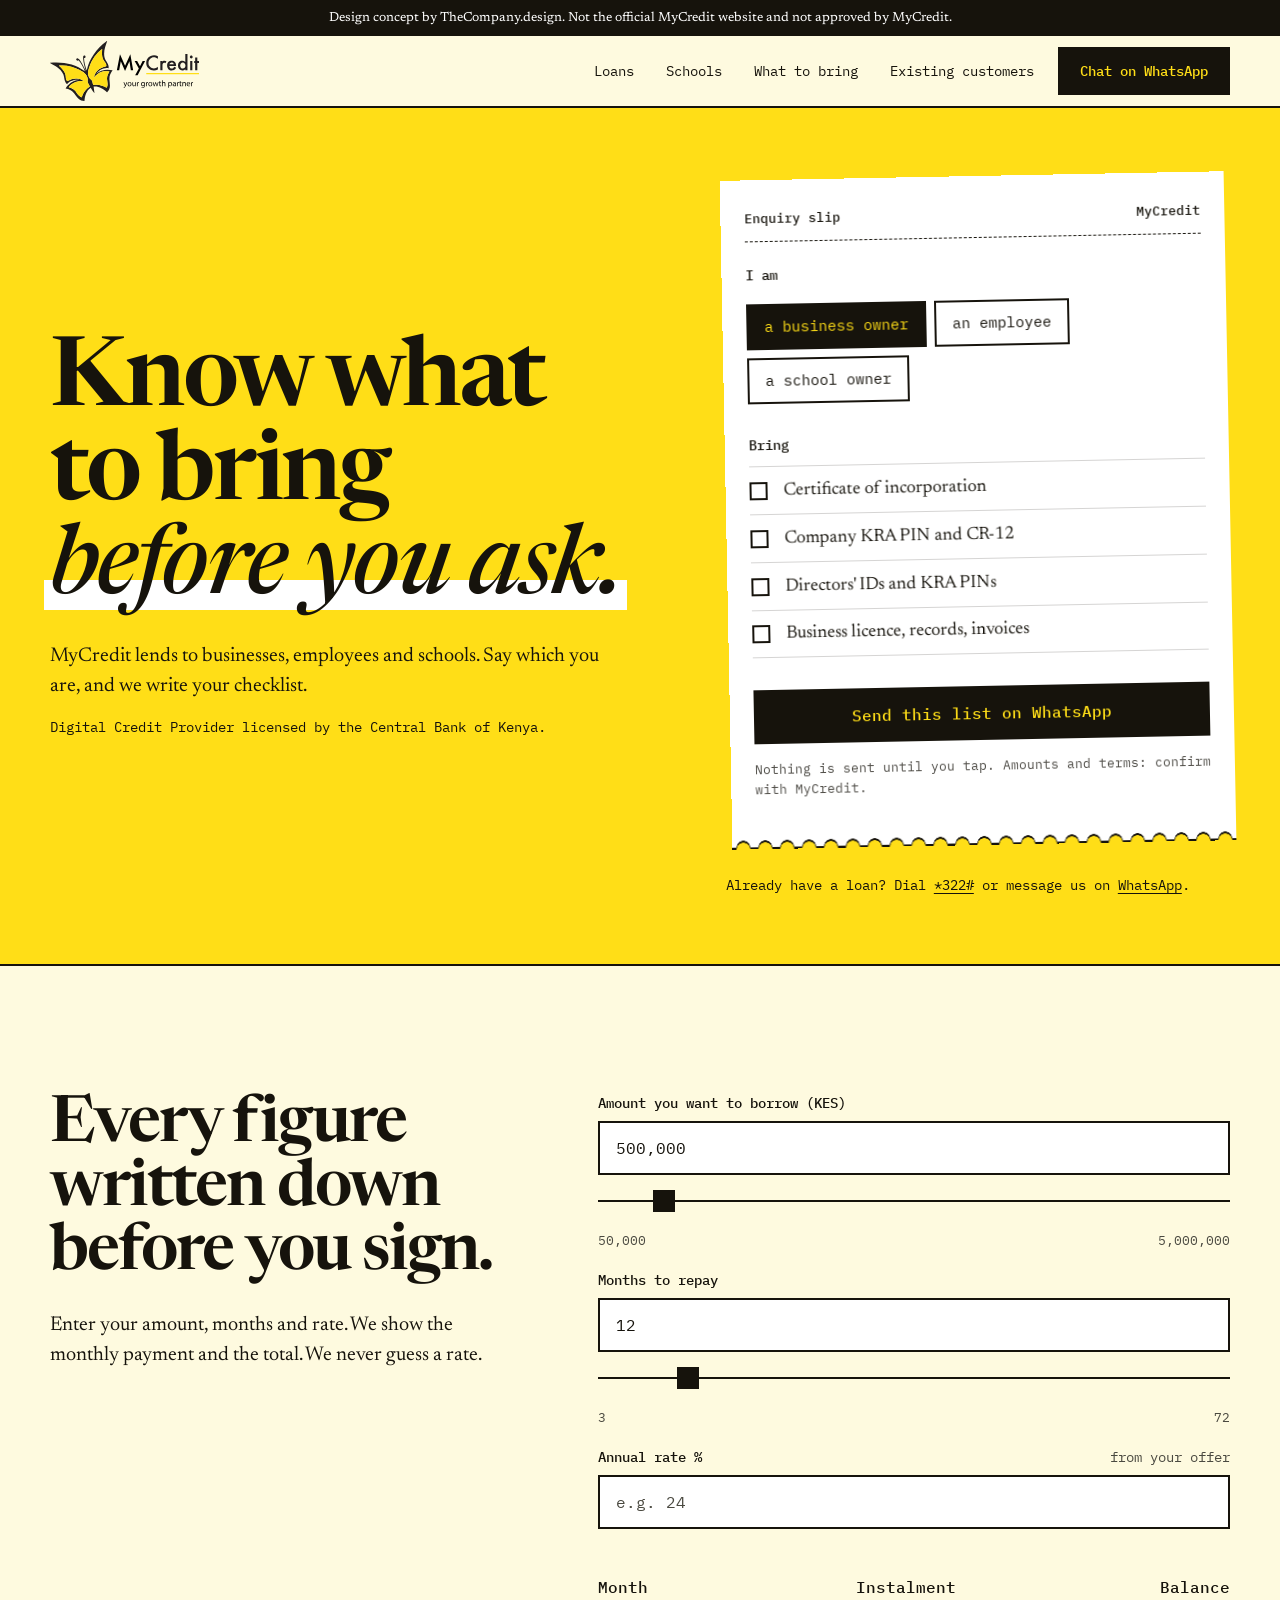
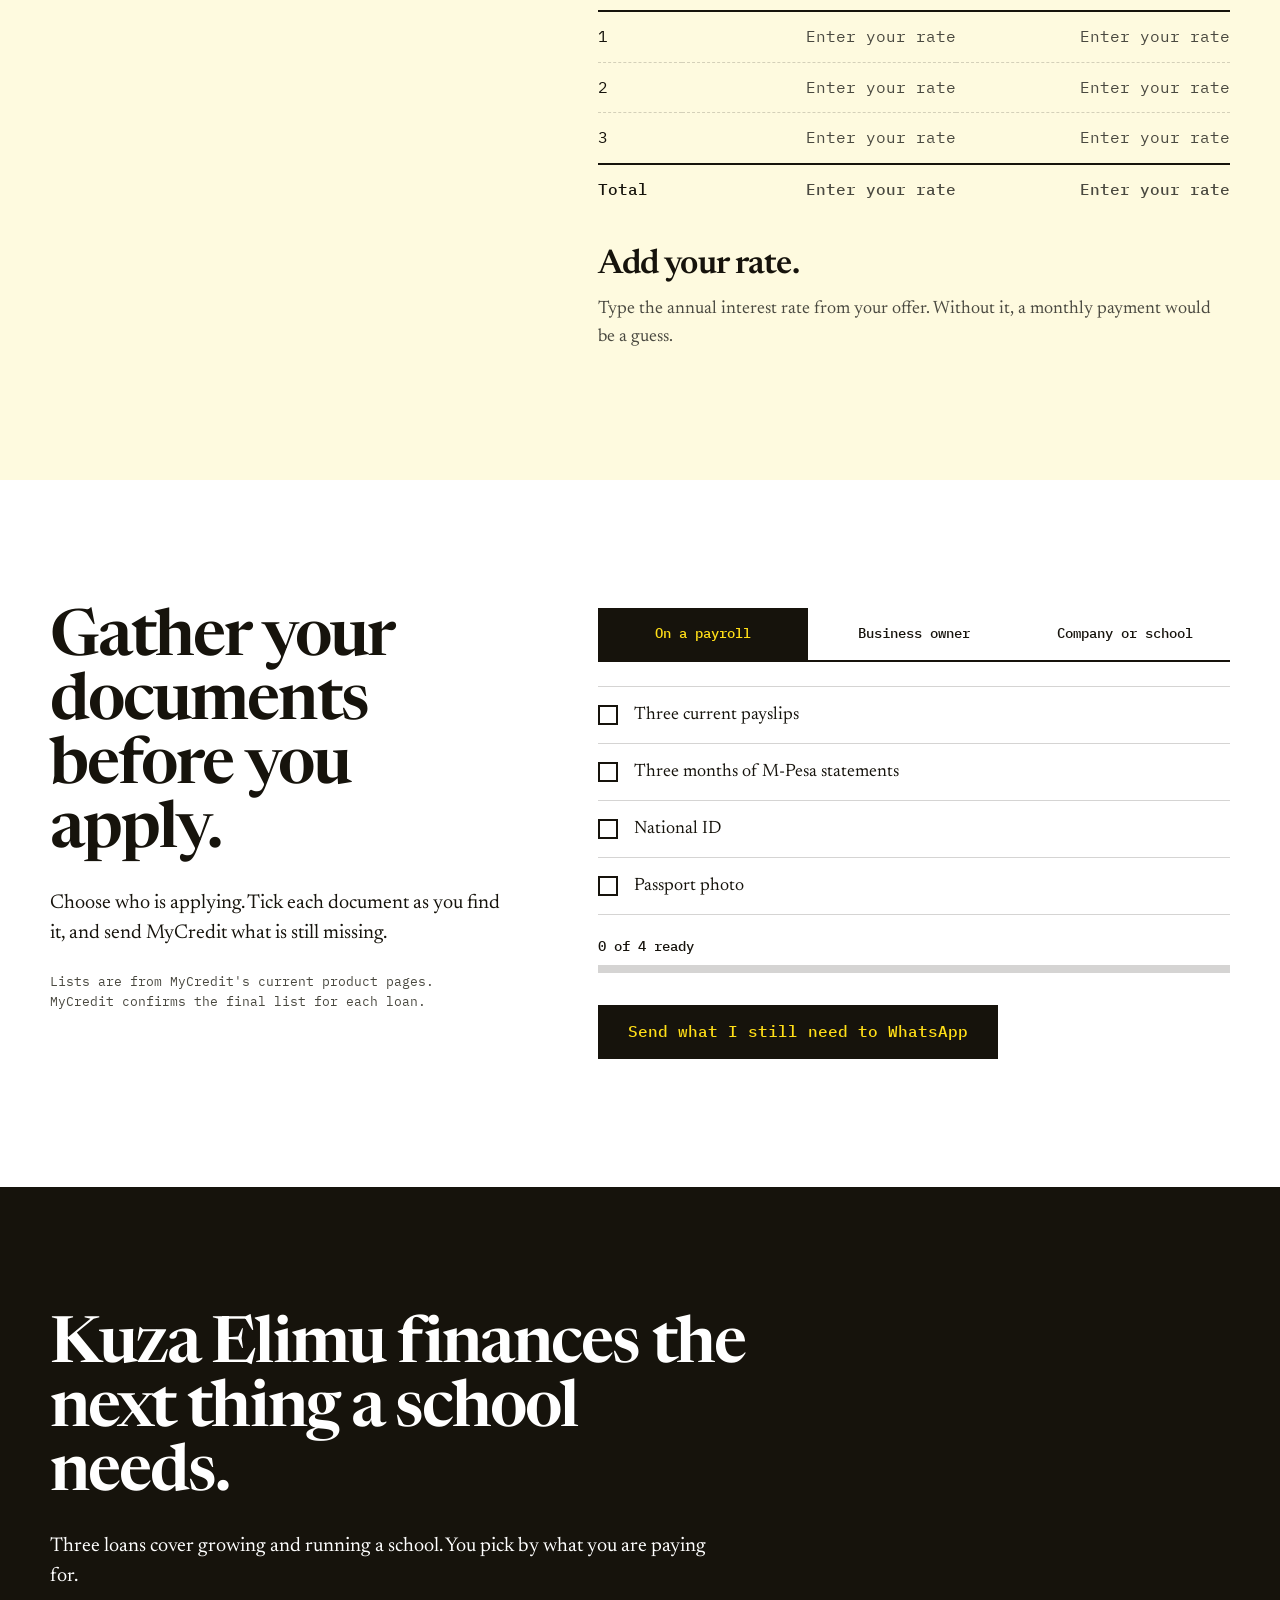
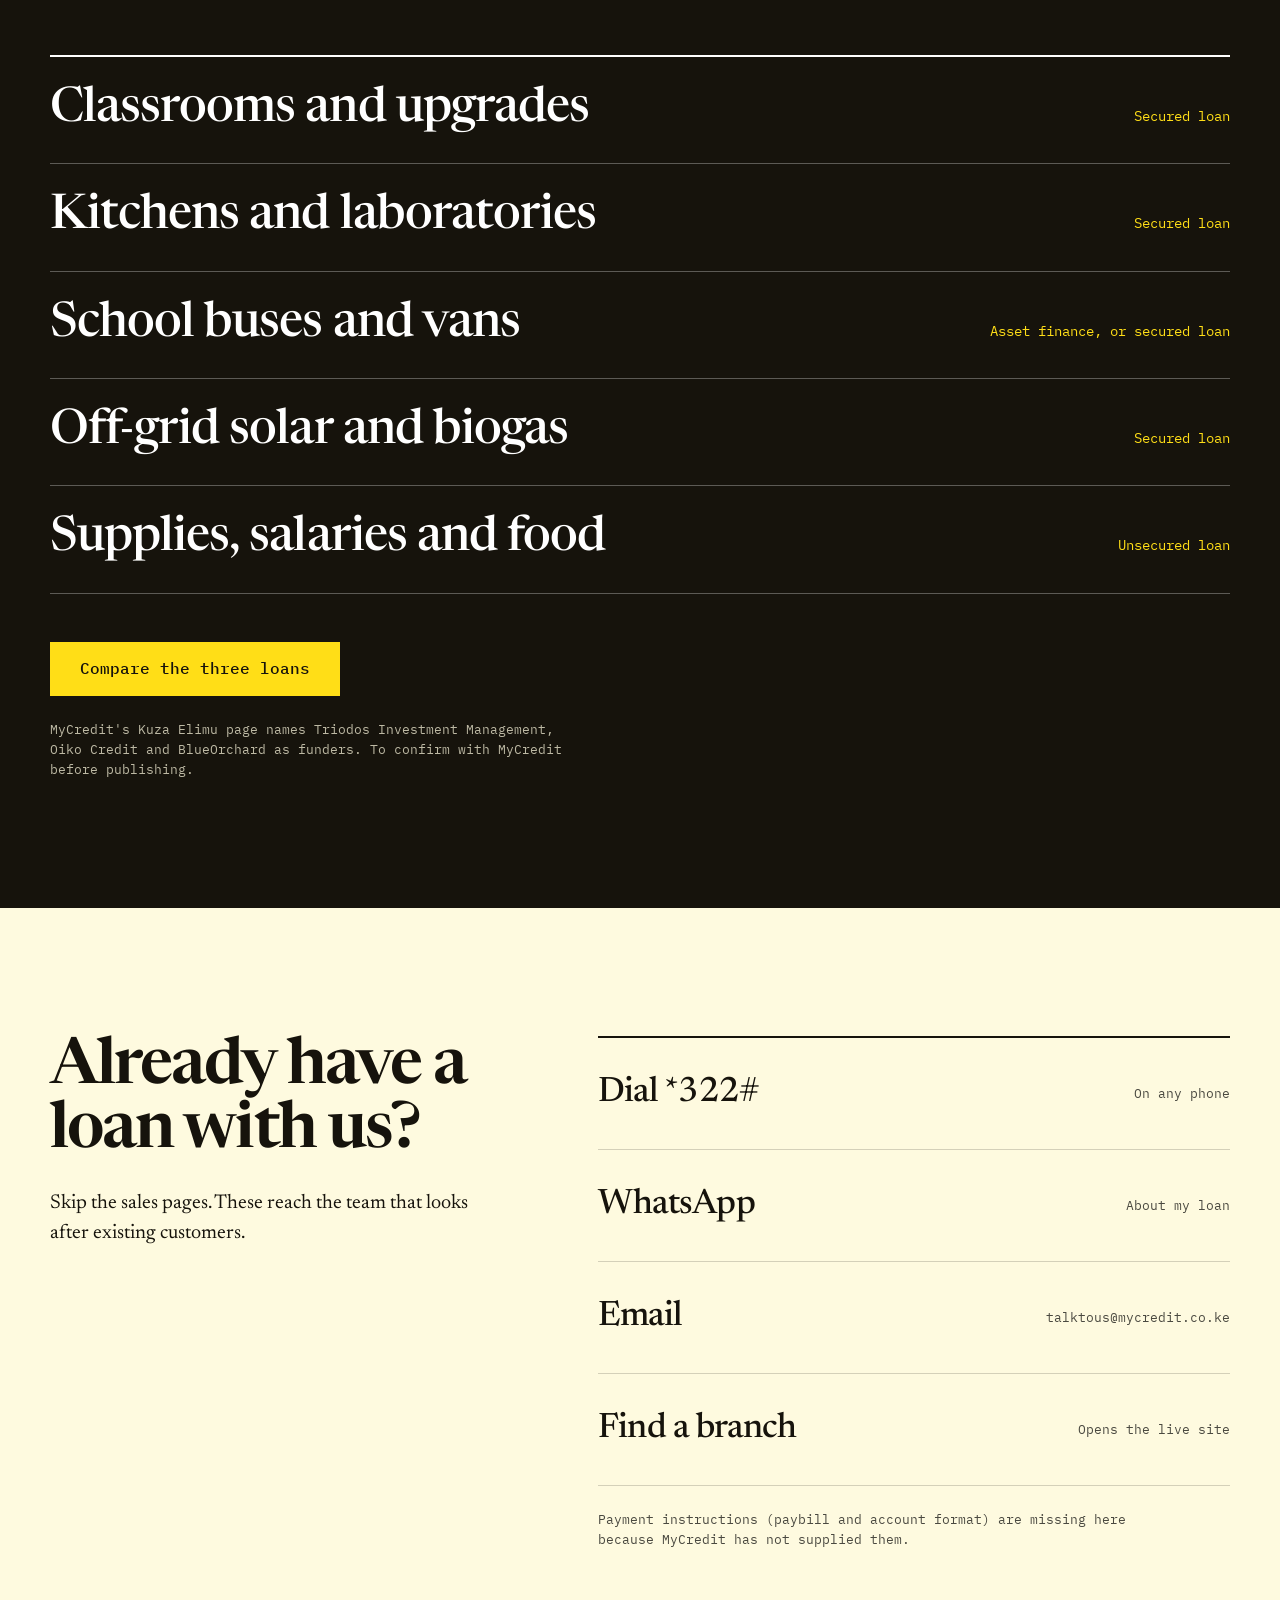
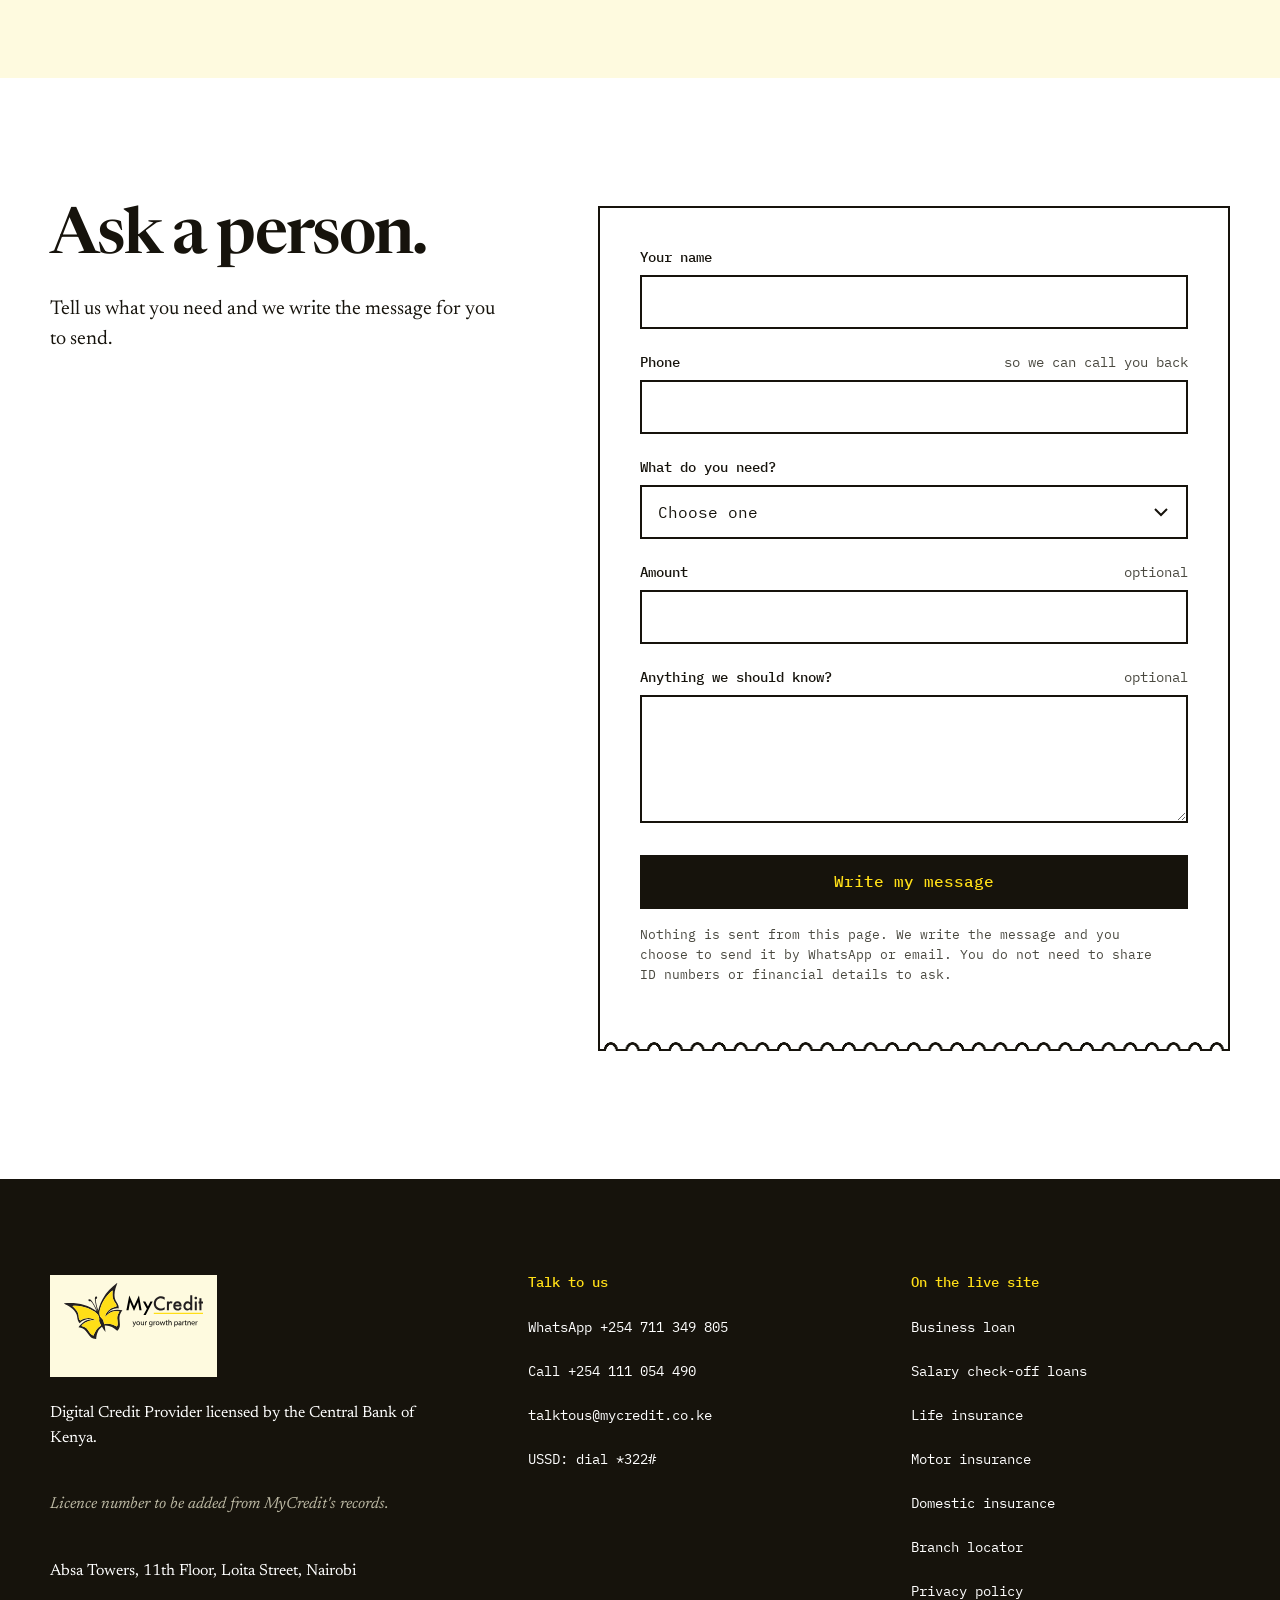
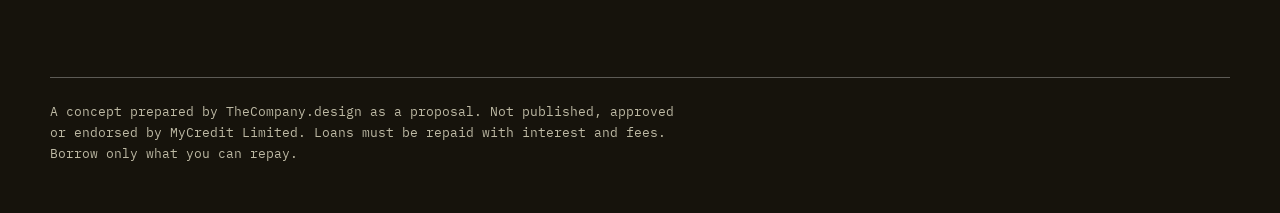
<file: v1/index.html>
<!doctype html>
<html lang="en-KE">
<head>
<meta charset="utf-8">
<meta name="viewport" content="width=device-width, initial-scale=1, viewport-fit=cover">
<title>MyCredit | Know what to bring before you ask</title>
<meta name="description" content="Design concept by TheCompany.design. Not the official MyCredit website.">
<meta name="robots" content="noindex">
<link rel="icon" href="../assets/favicon.svg" type="image/svg+xml">
<link rel="preconnect" href="https://fonts.googleapis.com">
<link rel="preconnect" href="https://fonts.gstatic.com" crossorigin>
<link href="https://fonts.googleapis.com/css2?family=IBM+Plex+Mono:wght@400;500;600&family=Newsreader:ital,opsz,wght@0,6..72,400..600;1,6..72,400..600&display=swap" rel="stylesheet">
<link rel="stylesheet" href="../css/site.css">
</head>
<body>
<a class="skip" href="#main">Skip to content</a>

<div class="concept"><p>Design concept by TheCompany.design. Not the official MyCredit website and not approved by MyCredit.</p></div>

<header class="site-head">
  <div class="wrap head-in">
    <a class="logo" href="index.html" aria-label="MyCredit home">
      <img data-logo src="../assets/mycredit-logo.svg" alt="MyCredit, your growth partner">
    </a>
    <nav class="nav-desk" aria-label="Primary">
      <a href="index.html#statement">Loans</a>
      <a href="kuza-elimu.html">Schools</a>
      <a href="index.html#bring">What to bring</a>
      <a href="index.html#existing">Existing customers</a>
    </nav>
    <a class="btn btn-primary head-cta" href="https://wa.me/254711349805" target="_blank" rel="noopener">Chat on WhatsApp</a>
    <button class="menu-btn" type="button" aria-expanded="false" aria-controls="menu">Menu</button>
    <nav class="menu-panel" id="menu" aria-label="Menu" hidden>
      <ul>
        <li><a href="index.html#statement">Loans</a></li>
        <li><a href="kuza-elimu.html">Schools</a></li>
        <li><a href="index.html#bring">What to bring</a></li>
        <li><a href="index.html#existing">Existing customers</a></li>
      </ul>
      <div class="menu-cta"><a class="btn btn-primary btn-block" href="https://wa.me/254711349805" target="_blank" rel="noopener">Chat on WhatsApp</a></div>
    </nav>
  </div>
</header>

<main id="main">

  <!-- Hero: the enquiry slip -->
  <section class="hero" aria-labelledby="hero-h">
    <div class="wrap hero-grid">
      <div class="hero-copy">
        <h1 class="display" id="hero-h">Know what to bring <span class="hl">before you ask.</span></h1>
        <p class="lede">MyCredit lends to businesses, employees and schools. Say which you are, and we write your checklist.</p>
        <p class="licence">Digital Credit Provider licensed by the Central Bank of Kenya.</p>
      </div>

      <div>
        <div class="slip-wrap">
          <div class="slip perf" data-slip>
            <div class="slip-head" aria-hidden="true"><span>Enquiry slip</span><span>MyCredit</span></div>
            <fieldset class="chips">
              <legend class="mono-label">I am</legend>
              <label class="chip"><input type="radio" name="iam" value="business" checked><span>a business owner</span></label>
              <label class="chip"><input type="radio" name="iam" value="employee"><span>an employee</span></label>
              <label class="chip"><input type="radio" name="iam" value="school"><span>a school owner</span></label>
            </fieldset>
            <p class="mono-label" id="bring-label">Bring</p>
            <div class="slip-lists"></div>
            <a class="btn btn-primary btn-block slip-send" href="https://wa.me/254711349805" target="_blank" rel="noopener">Send this list on WhatsApp</a>
            <p class="slip-note">Nothing is sent until you tap. Amounts and terms: confirm with MyCredit.</p>
          </div>
        </div>
        <p class="hero-after">Already have a loan? Dial <a href="tel:*322%23">*322#</a> or message us on <a href="https://wa.me/254711349805" target="_blank" rel="noopener">WhatsApp</a>.</p>
      </div>
    </div>
  </section>

  <!-- The statement -->
  <section class="section bg-cream rule-top" id="statement" aria-labelledby="statement-h">
    <div class="wrap split">
      <div class="split-lead">
        <h2 class="h2" id="statement-h">Every figure written down before you sign.</h2>
        <p class="lede">Enter your amount, months and rate. We show the monthly payment and the total. We never guess a rate.</p>
      </div>
      <div data-calc></div>
    </div>
  </section>

  <!-- What to bring -->
  <section class="section bg-white" id="bring" aria-labelledby="bring-h">
    <div class="wrap split">
      <div class="split-lead">
        <h2 class="h2" id="bring-h">Gather your documents before you apply.</h2>
        <p class="lede">Choose who is applying. Tick each document as you find it, and send MyCredit what is still missing.</p>
        <p class="note">Lists are from MyCredit's current product pages. MyCredit confirms the final list for each loan.</p>
      </div>
      <div data-docs="payroll,business,company"></div>
    </div>
  </section>

  <!-- Schools -->
  <section class="section on-ink" id="schools" aria-labelledby="schools-h">
    <div class="wrap">
      <div class="ink-head">
        <h2 class="h2" id="schools-h">Kuza Elimu finances the next thing a school needs.</h2>
        <p class="lede">Three loans cover growing and running a school. You pick by what you are paying for.</p>
      </div>
      <ul class="ruled">
        <li><span class="big">Classrooms and upgrades</span><span class="tag">Secured loan</span></li>
        <li><span class="big">Kitchens and laboratories</span><span class="tag">Secured loan</span></li>
        <li><span class="big">School buses and vans</span><span class="tag">Asset finance, or secured loan</span></li>
        <li><span class="big">Off-grid solar and biogas</span><span class="tag">Secured loan</span></li>
        <li><span class="big">Supplies, salaries and food</span><span class="tag">Unsecured loan</span></li>
      </ul>
      <div class="ink-foot">
        <a class="btn btn-primary" href="kuza-elimu.html#compare">Compare the three loans</a>
        <p class="note">MyCredit's Kuza Elimu page names Triodos Investment Management, Oiko Credit and BlueOrchard as funders. To confirm with MyCredit before publishing.</p>
      </div>
    </div>
  </section>

  <!-- Existing customers -->
  <section class="section bg-cream" id="existing" aria-labelledby="existing-h">
    <div class="wrap split">
      <div class="split-lead">
        <h2 class="h2" id="existing-h">Already have a loan with us?</h2>
        <p class="lede">Skip the sales pages. These reach the team that looks after existing customers.</p>
      </div>
      <div>
        <div class="rows">
          <a class="row" href="tel:*322%23"><span class="row-name">Dial *322#</span><span class="row-note">On any phone</span></a>
          <a class="row" href="https://wa.me/254711349805" target="_blank" rel="noopener"><span class="row-name">WhatsApp</span><span class="row-note">About my loan</span></a>
          <a class="row" href="mailto:talktous@mycredit.co.ke"><span class="row-name">Email</span><span class="row-note">talktous@mycredit.co.ke</span></a>
          <a class="row" href="https://www.mycredit.co.ke/" target="_blank" rel="noopener"><span class="row-name">Find a branch</span><span class="row-note">Opens the live site</span></a>
        </div>
        <p class="note">Payment instructions (paybill and account format) are missing here because MyCredit has not supplied them.</p>
      </div>
    </div>
  </section>

  <!-- Enquiry -->
  <section class="section bg-white" id="ask" aria-labelledby="ask-h">
    <div class="wrap split">
      <div class="split-lead">
        <h2 class="h2" id="ask-h">Ask a person.</h2>
        <p class="lede">Tell us what you need and we write the message for you to send.</p>
      </div>
      <div data-enquiry></div>
    </div>
  </section>

</main>

<footer class="site-foot on-ink">
  <div class="wrap">
    <div class="foot-grid">
      <div class="foot-about">
        <span class="logo-tile"><img data-logo src="../assets/mycredit-logo.svg" alt="MyCredit, your growth partner"></span>
        <p>Digital Credit Provider licensed by the Central Bank of Kenya.</p>
        <p><em>Licence number to be added from MyCredit's records.</em></p>
        <p>Absa Towers, 11th Floor, Loita Street, Nairobi</p>
      </div>
      <div>
        <h2 class="foot-h">Talk to us</h2>
        <ul class="foot-list">
          <li><a href="https://wa.me/254711349805" target="_blank" rel="noopener">WhatsApp +254 711 349 805</a></li>
          <li><a href="tel:+254111054490">Call +254 111 054 490</a></li>
          <li><a href="mailto:talktous@mycredit.co.ke">talktous@mycredit.co.ke</a></li>
          <li><a href="tel:*322%23">USSD: dial *322#</a></li>
        </ul>
      </div>
      <div>
        <h2 class="foot-h">On the live site</h2>
        <ul class="foot-list">
          <li><a href="https://www.mycredit.co.ke/" target="_blank" rel="noopener">Business loan</a></li>
          <li><a href="https://www.mycredit.co.ke/" target="_blank" rel="noopener">Salary check-off loans</a></li>
          <li><a href="https://www.mycredit.co.ke/" target="_blank" rel="noopener">Life insurance</a></li>
          <li><a href="https://www.mycredit.co.ke/" target="_blank" rel="noopener">Motor insurance</a></li>
          <li><a href="https://www.mycredit.co.ke/" target="_blank" rel="noopener">Domestic insurance</a></li>
          <li><a href="https://www.mycredit.co.ke/" target="_blank" rel="noopener">Branch locator</a></li>
          <li><a href="https://www.mycredit.co.ke/" target="_blank" rel="noopener">Privacy policy</a></li>
        </ul>
      </div>
    </div>
    <div class="legal">
      <p>A concept prepared by TheCompany.design as a proposal. Not published, approved or endorsed by MyCredit Limited. Loans must be repaid with interest and fees. Borrow only what you can repay.</p>
    </div>
  </div>
</footer>

<nav class="bottom-bar" aria-label="Quick contact">
  <a class="bb-wa" href="https://wa.me/254711349805" target="_blank" rel="noopener">Chat on WhatsApp</a>
  <a href="tel:+254111054490">Call</a>
  <a href="tel:*322%23">Dial *322#</a>
</nav>

<script src="../js/site.js"></script>
</body>
</html>
</file>
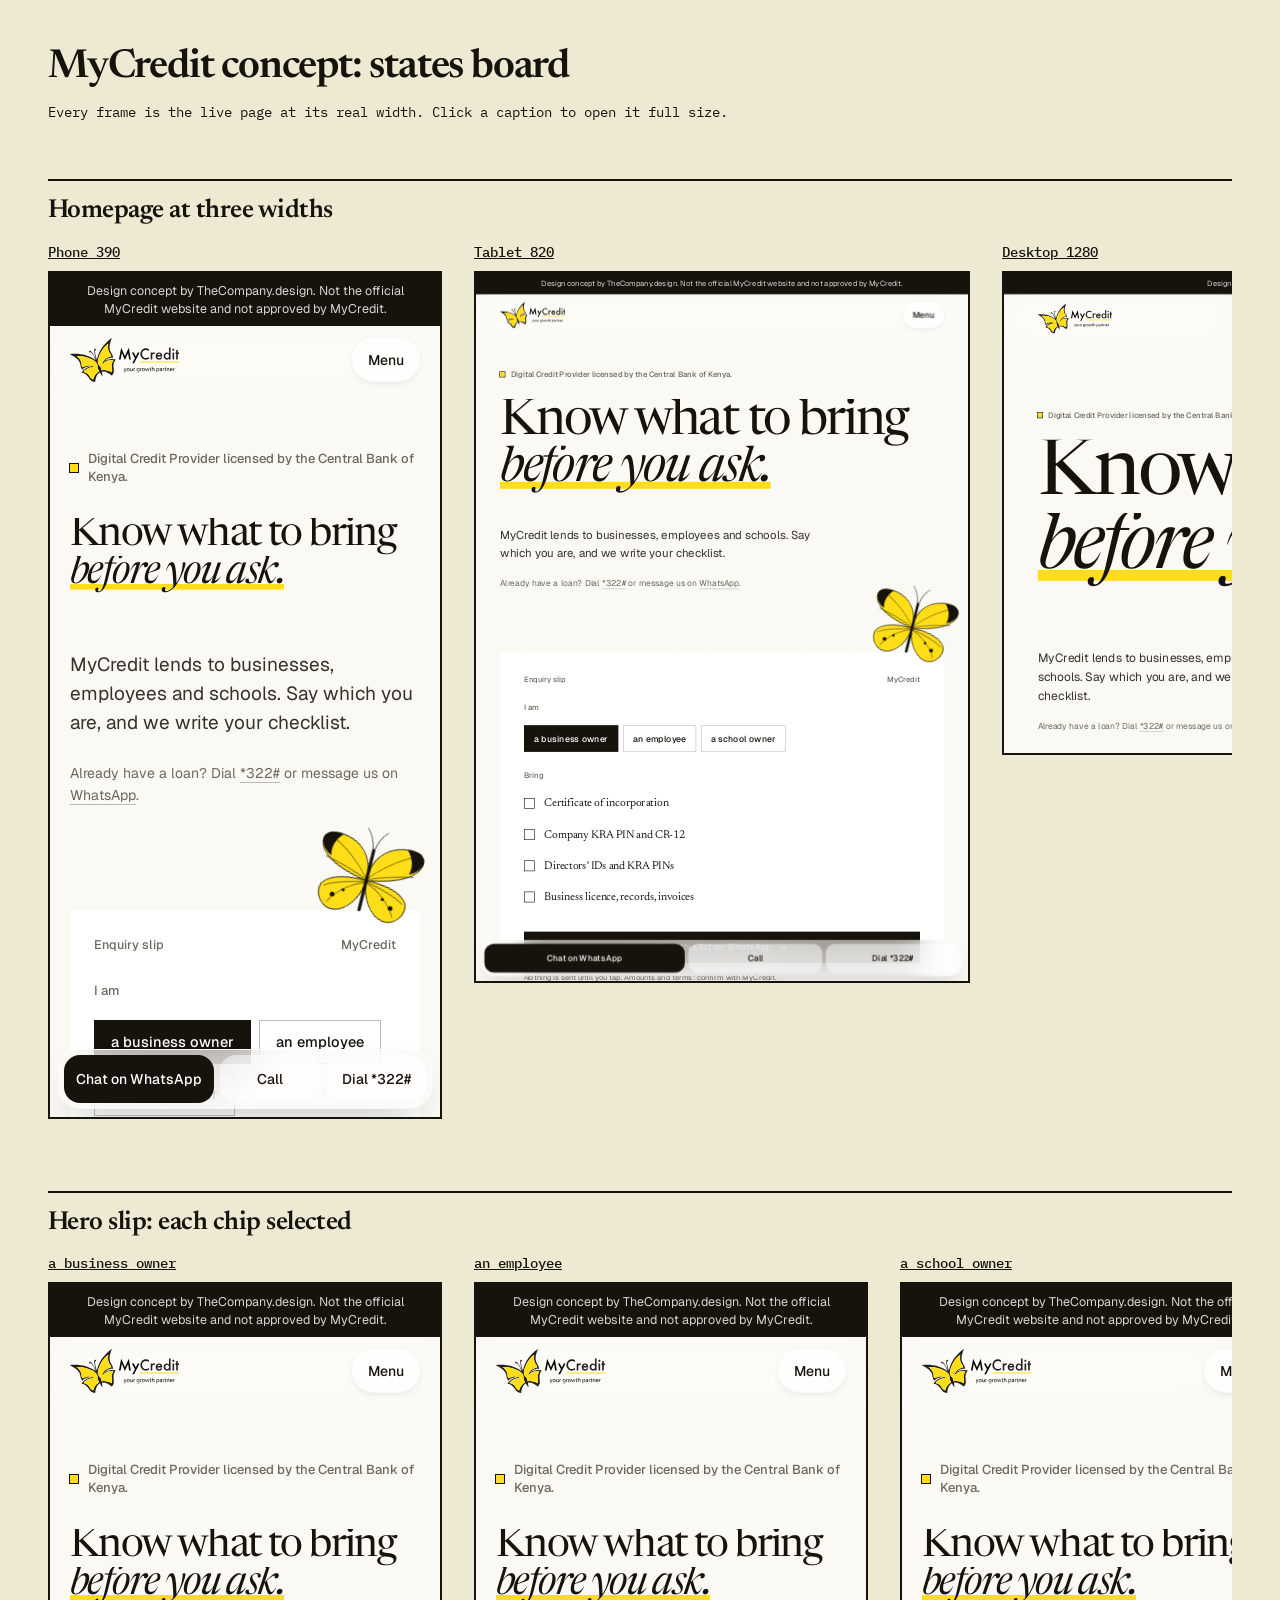
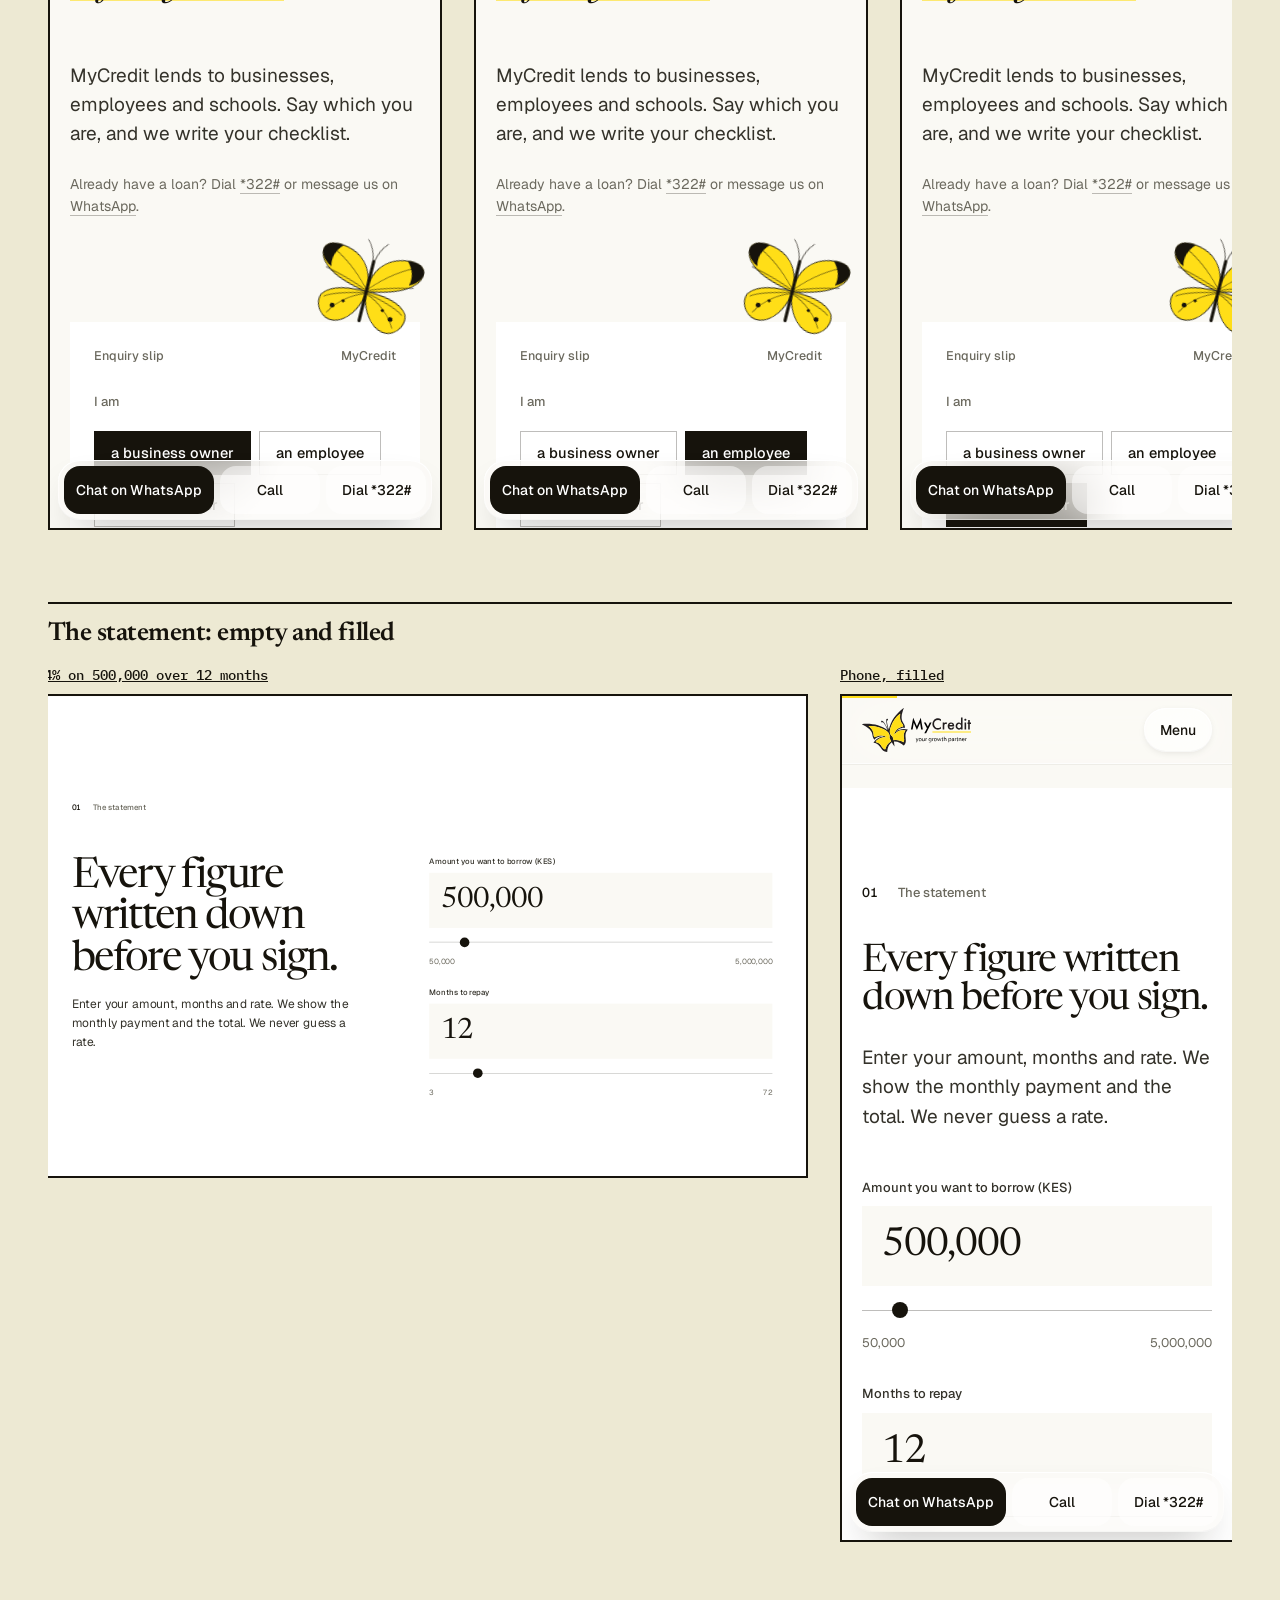
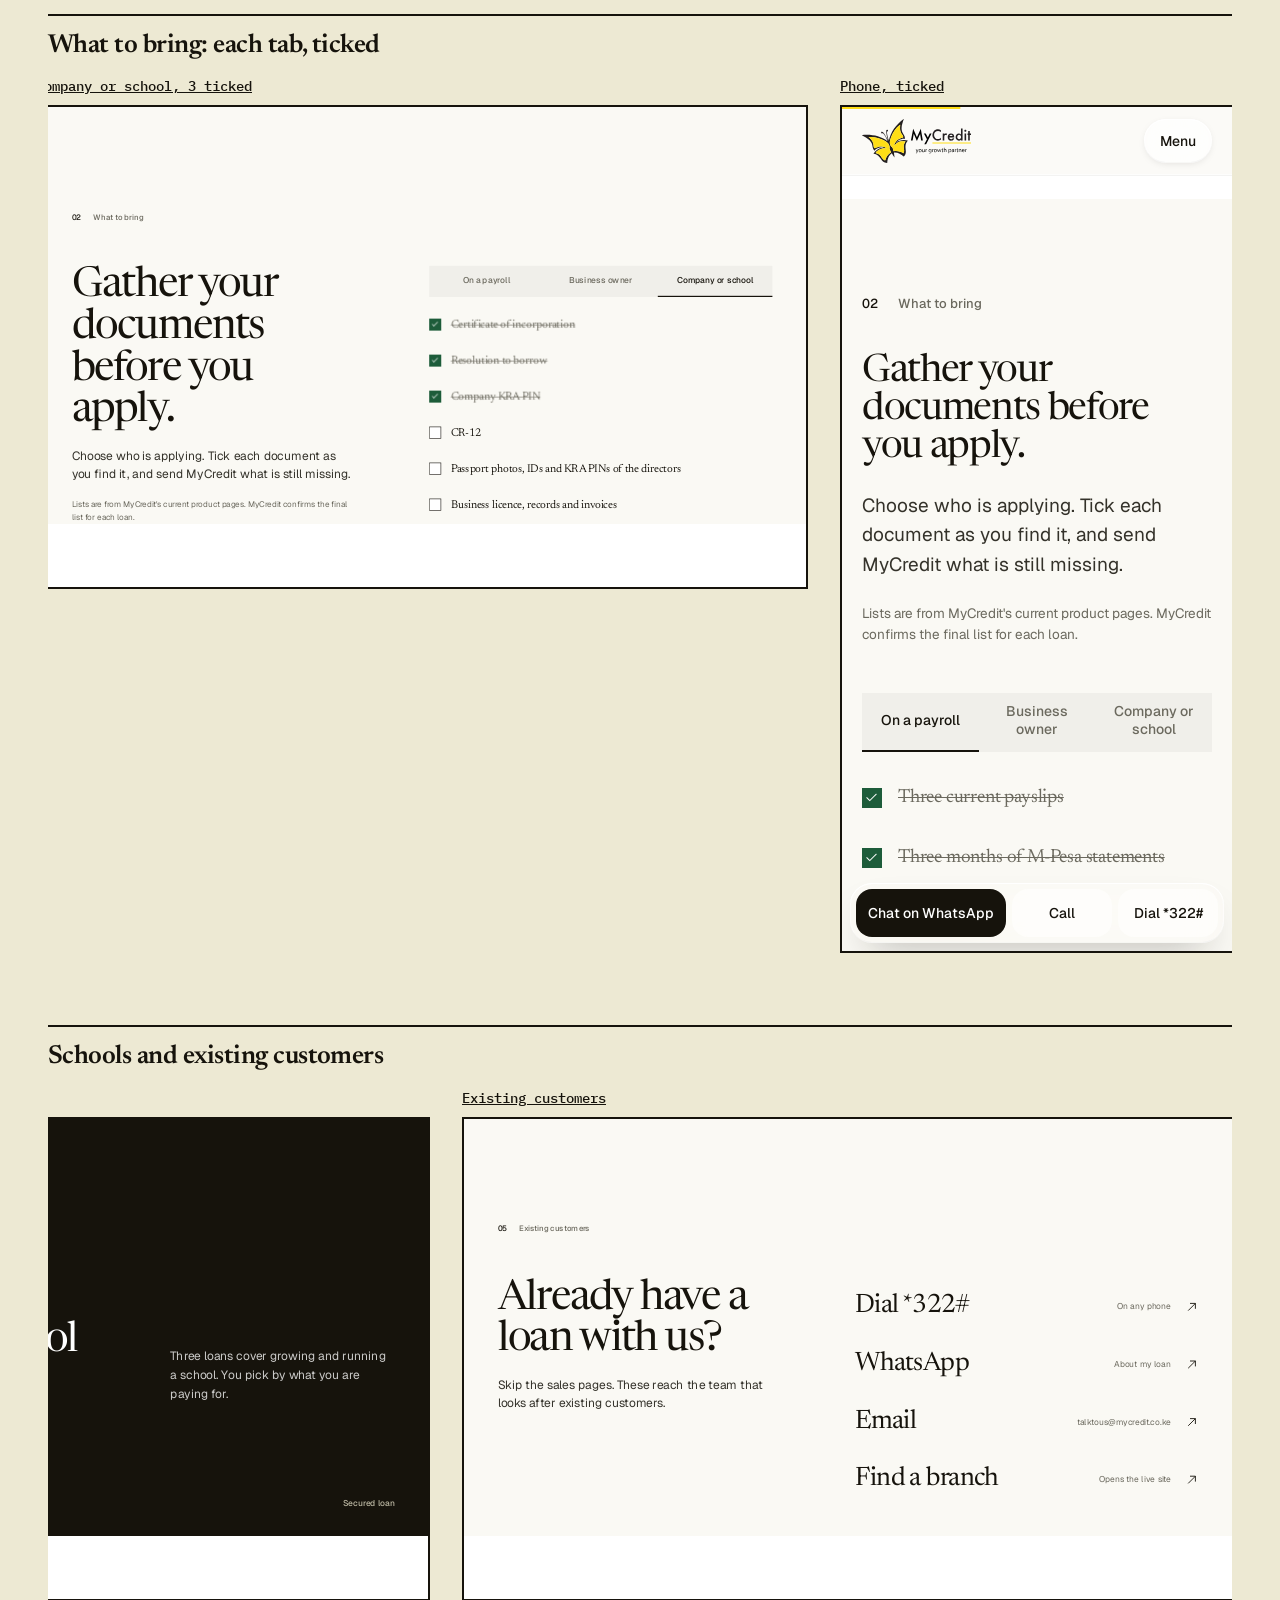
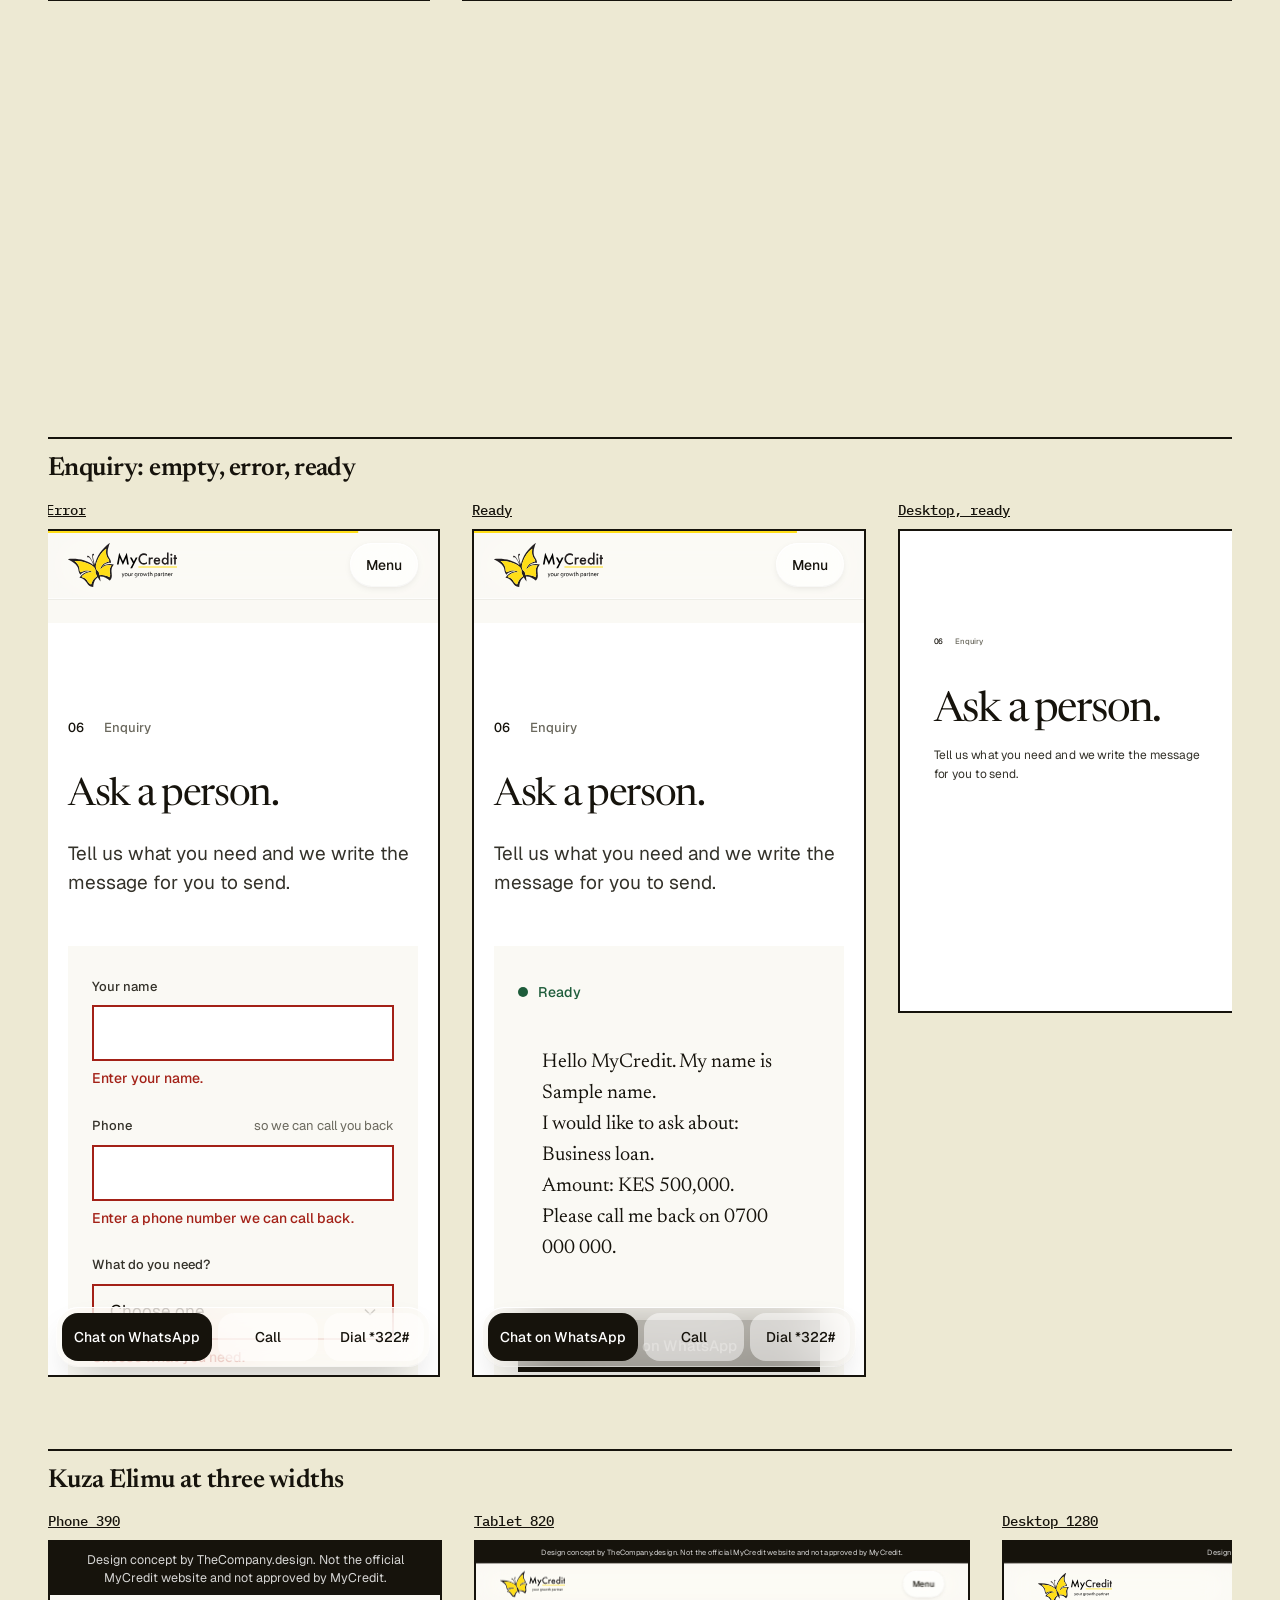
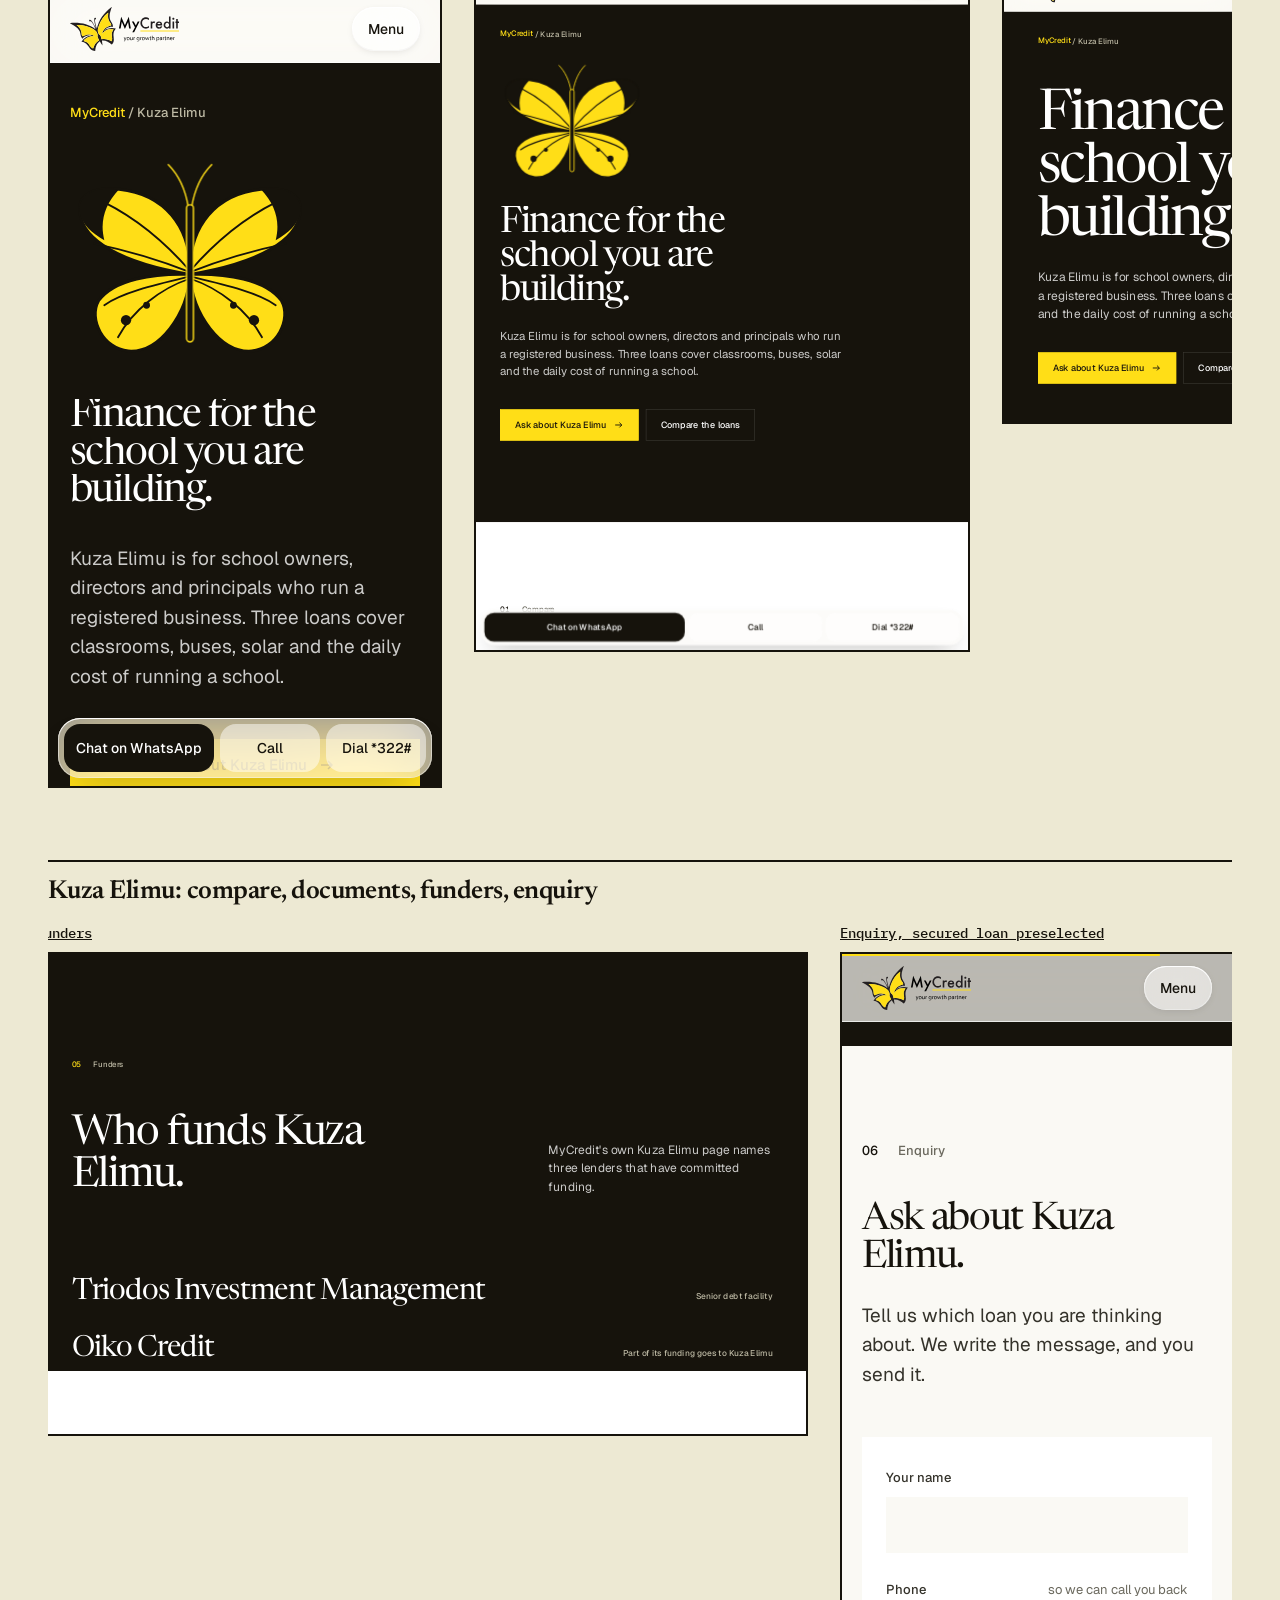
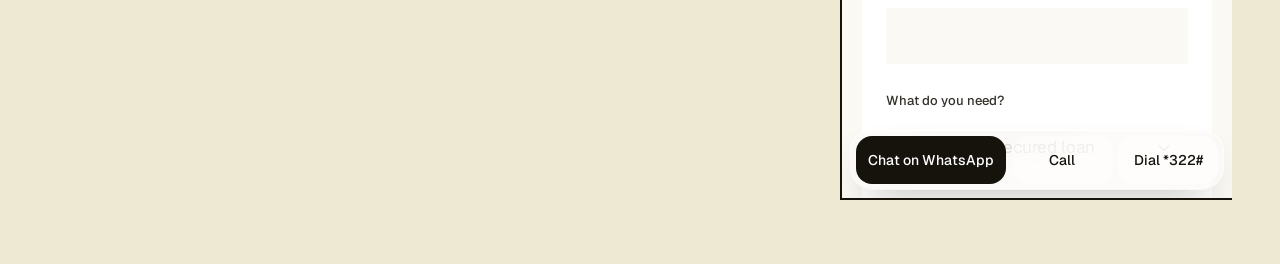
<file: states.html>
<!doctype html>
<html lang="en">
<head>
<meta charset="utf-8">
<meta name="viewport" content="width=device-width, initial-scale=1">
<title>MyCredit concept | States board</title>
<meta name="robots" content="noindex">
<link href="https://fonts.googleapis.com/css2?family=IBM+Plex+Mono:wght@400;500&family=Newsreader:opsz,wght@6..72,600&display=swap" rel="stylesheet">
<style>
  body{margin:0;padding:48px;background:#EDE9D3;color:#16130C;font:400 14px/1.5 "IBM Plex Mono",monospace}
  h1{font:600 40px/1 Newsreader,serif;letter-spacing:-.03em;margin:0 0 8px}
  h2{font:600 26px/1.1 Newsreader,serif;letter-spacing:-.02em;margin:56px 0 16px;padding-top:16px;border-top:2px solid #16130C}
  .board{display:flex;gap:32px;align-items:flex-start;overflow-x:auto;padding-bottom:16px}
  figure{margin:0;flex:none}
  figcaption{margin-bottom:8px;font-weight:500}
  figcaption a{color:inherit}
  .frame{border:2px solid #16130C;background:#fff;overflow:hidden}
  .frame iframe{border:0;display:block;transform-origin:0 0}
  .p .frame{width:390px;height:844px} .p iframe{width:390px;height:844px}
  .t .frame{width:492px;height:708px} .t iframe{width:820px;height:1180px;transform:scale(.6)}
  .d .frame{width:768px;height:480px} .d iframe{width:1280px;height:800px;transform:scale(.6)}
</style>
</head>
<body>
<h1>MyCredit concept: states board</h1>
<p>Every frame is the live page at its real width. Click a caption to open it full size.</p>
<div id="out"></div>
<script>
const G=[
 ['Homepage at three widths',[['p','Phone 390','index.html'],['t','Tablet 820','index.html'],['d','Desktop 1280','index.html']]],
 ['Hero slip: each chip selected',[['p','a business owner','index.html?chip=business'],['p','an employee','index.html?chip=employee'],['p','a school owner','index.html?chip=school'],['p','Phone menu open','index.html?menu=open']]],
 ['The statement: empty and filled',[['d','No rate entered','index.html#statement'],['d','24% on 500,000 over 12 months','index.html?rate=24#statement'],['p','Phone, filled','index.html?rate=24#statement']]],
 ['What to bring: each tab, ticked',[['d','On a payroll, 2 of 4 ticked','index.html?tab=payroll&tick=2#bring'],['d','Business owner','index.html?tab=business#bring'],['d','Company or school, 3 ticked','index.html?tab=company&tick=3#bring'],['p','Phone, ticked','index.html?tab=payroll&tick=2#bring']]],
 ['Schools and existing customers',[['d','Schools band','index.html#schools'],['d','Existing customers','index.html#existing'],['p','Phone','index.html#schools']]],
 ['Enquiry: empty, error, ready',[['p','Empty','index.html#ask'],['p','Error','index.html?form=error#ask'],['p','Ready','index.html?form=ready#ask'],['d','Desktop, ready','index.html?form=ready#ask']]],
 ['Kuza Elimu at three widths',[['p','Phone 390','kuza-elimu.html'],['t','Tablet 820','kuza-elimu.html'],['d','Desktop 1280','kuza-elimu.html']]],
 ['Kuza Elimu: compare, documents, funders, enquiry',[['d','Compare table','kuza-elimu.html#compare'],['p','Compare, stacked blocks','kuza-elimu.html#compare'],['d','Documents, 4 of 7','kuza-elimu.html?tick=4#bring'],['d','Funders','kuza-elimu.html#funders'],['p','Enquiry, secured loan preselected','kuza-elimu.html#ask']]],
];
document.getElementById('out').innerHTML=G.map(([h,fs])=>`<h2>${h}</h2><div class="board">${fs.map(([c,l,u])=>`<figure class="${c}"><figcaption><a href="${u}" target="_blank">${l}</a></figcaption><div class="frame"><iframe src="${u}" loading="lazy" title="${l}"></iframe></div></figure>`).join('')}</div>`).join('');
</script>
</body>
</html>
</file>
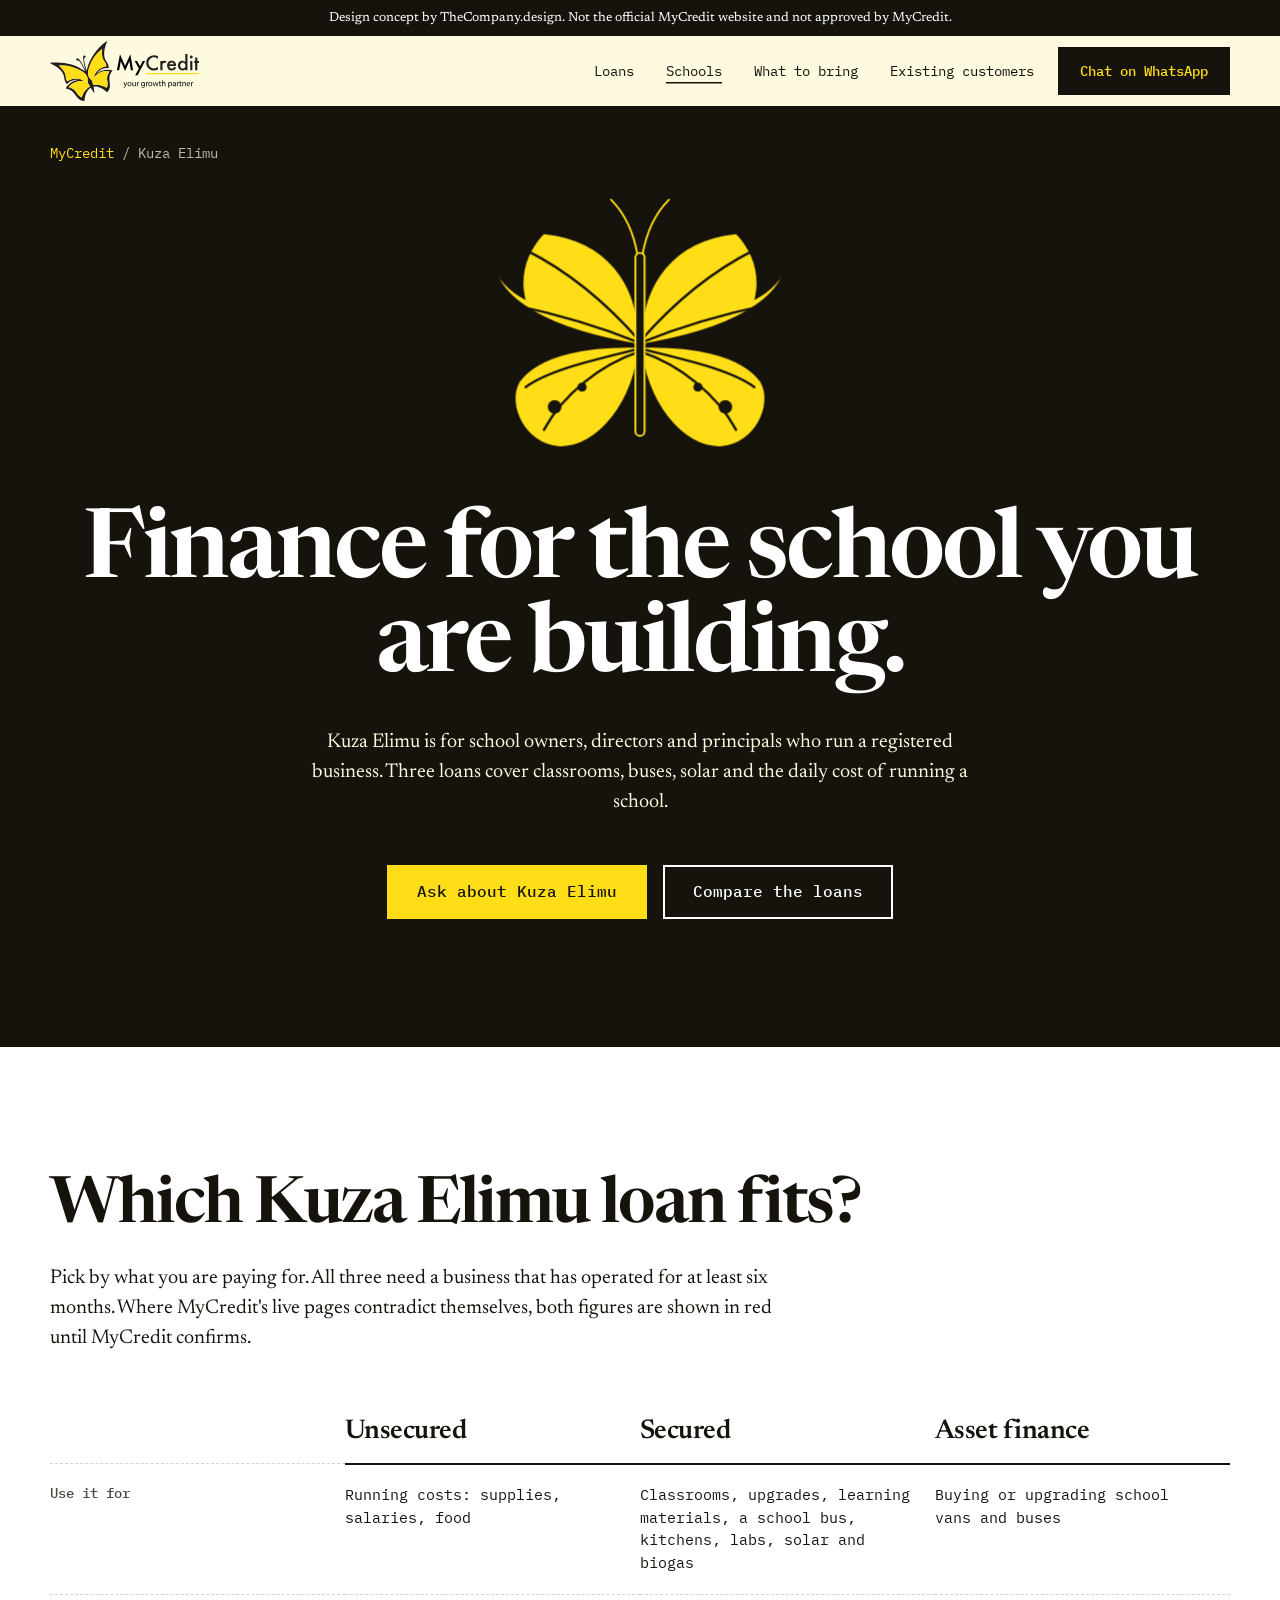
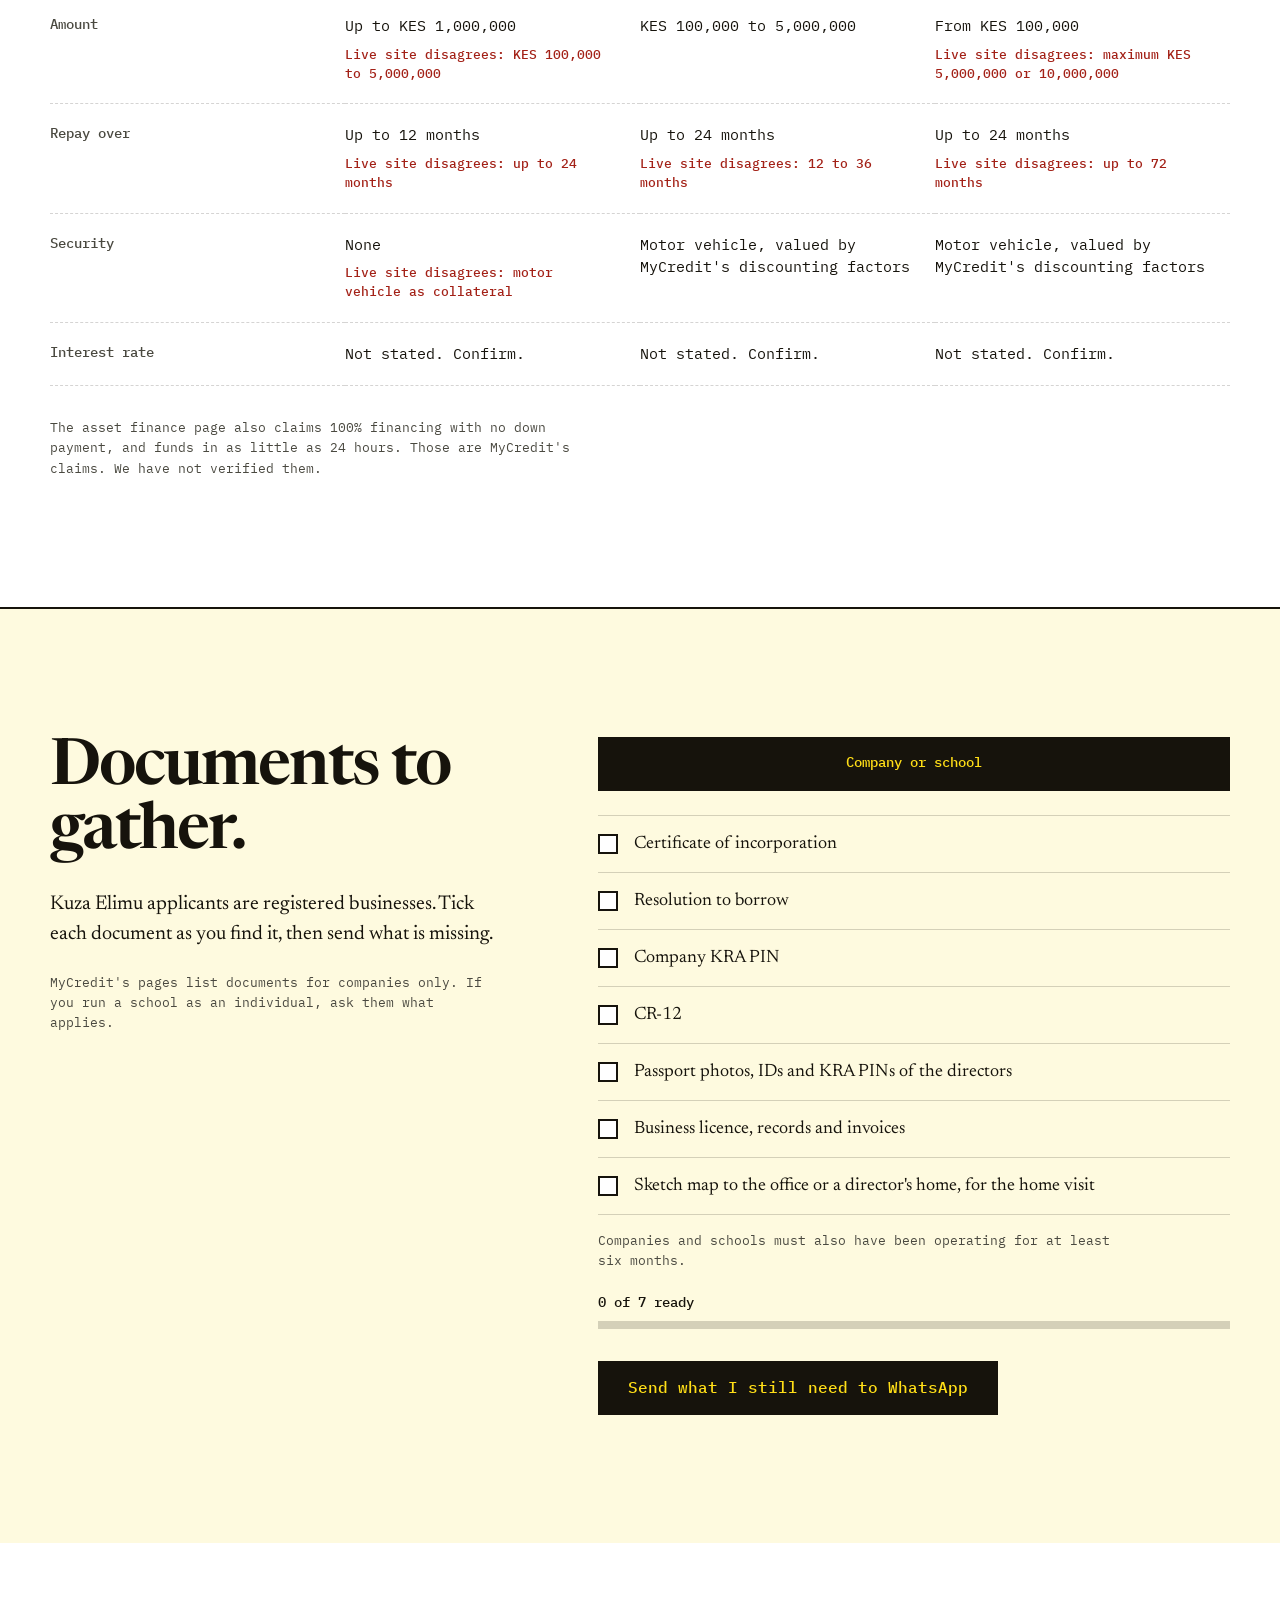
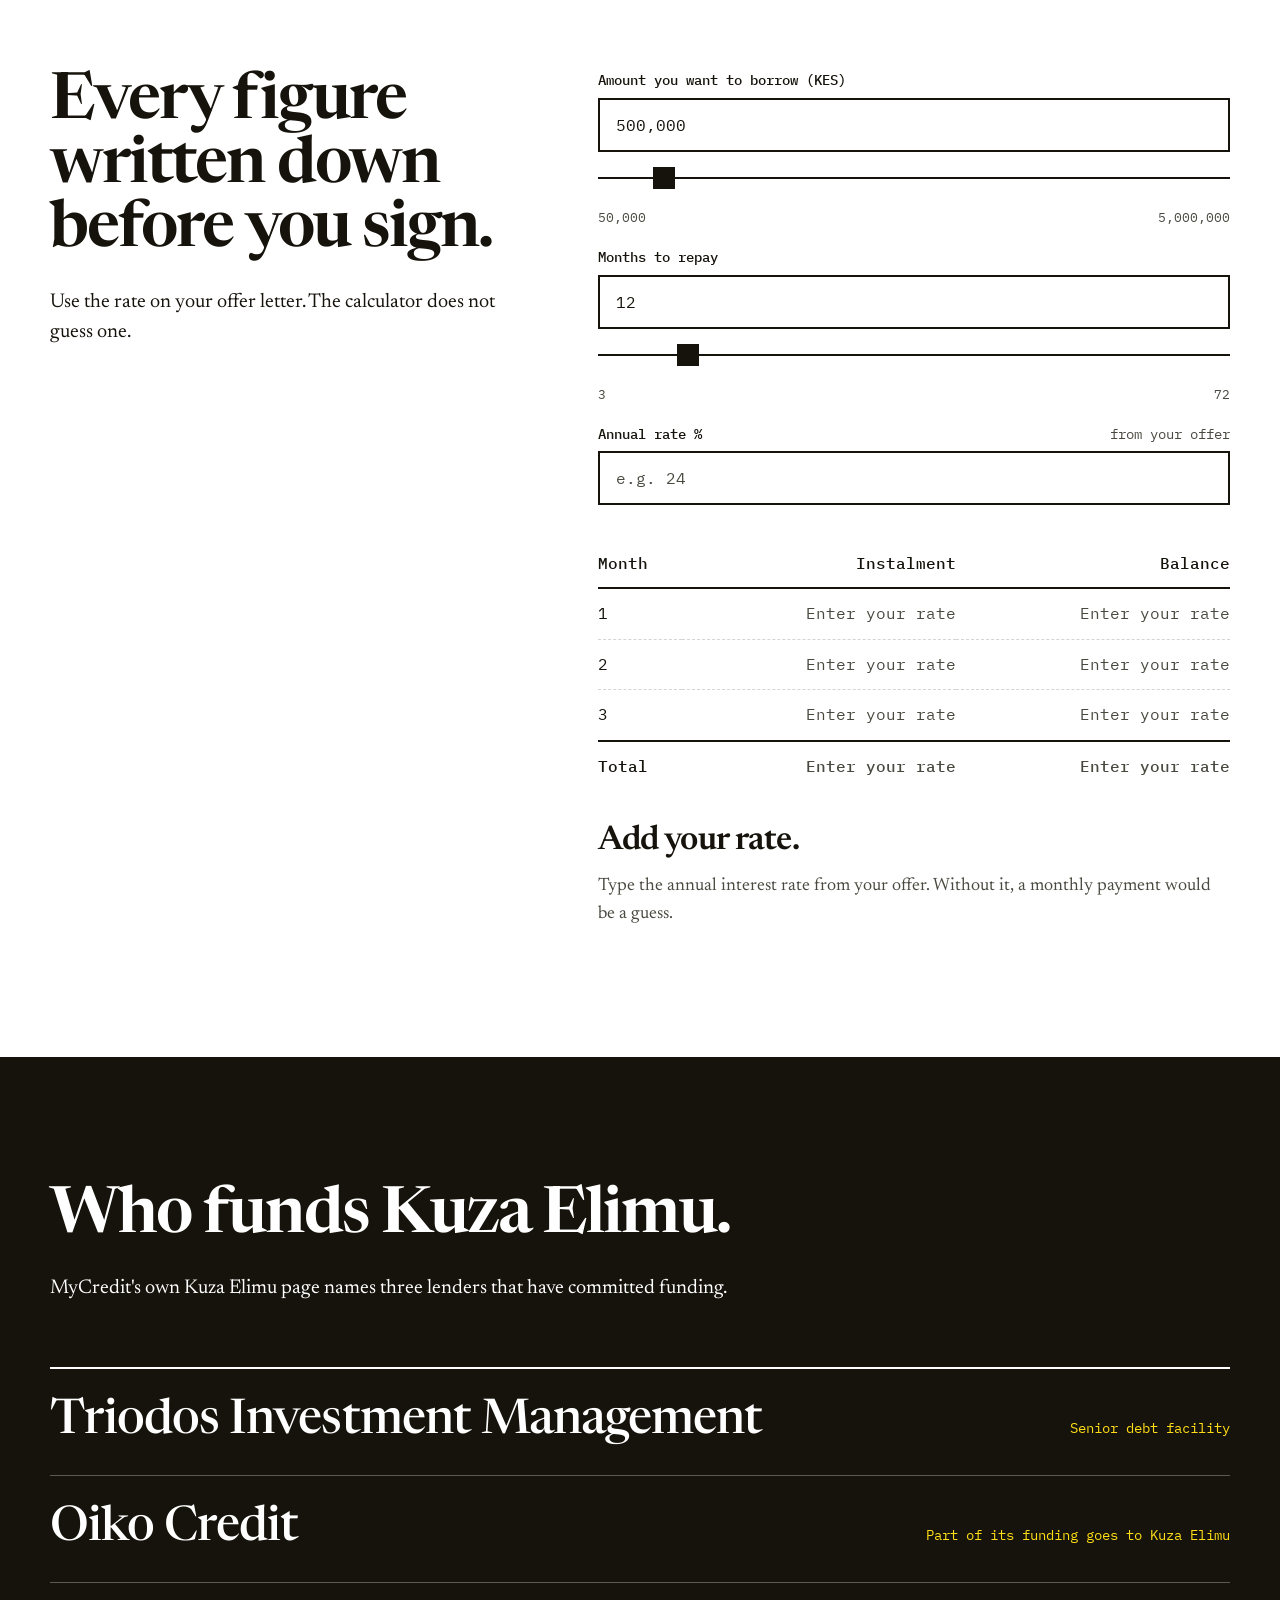
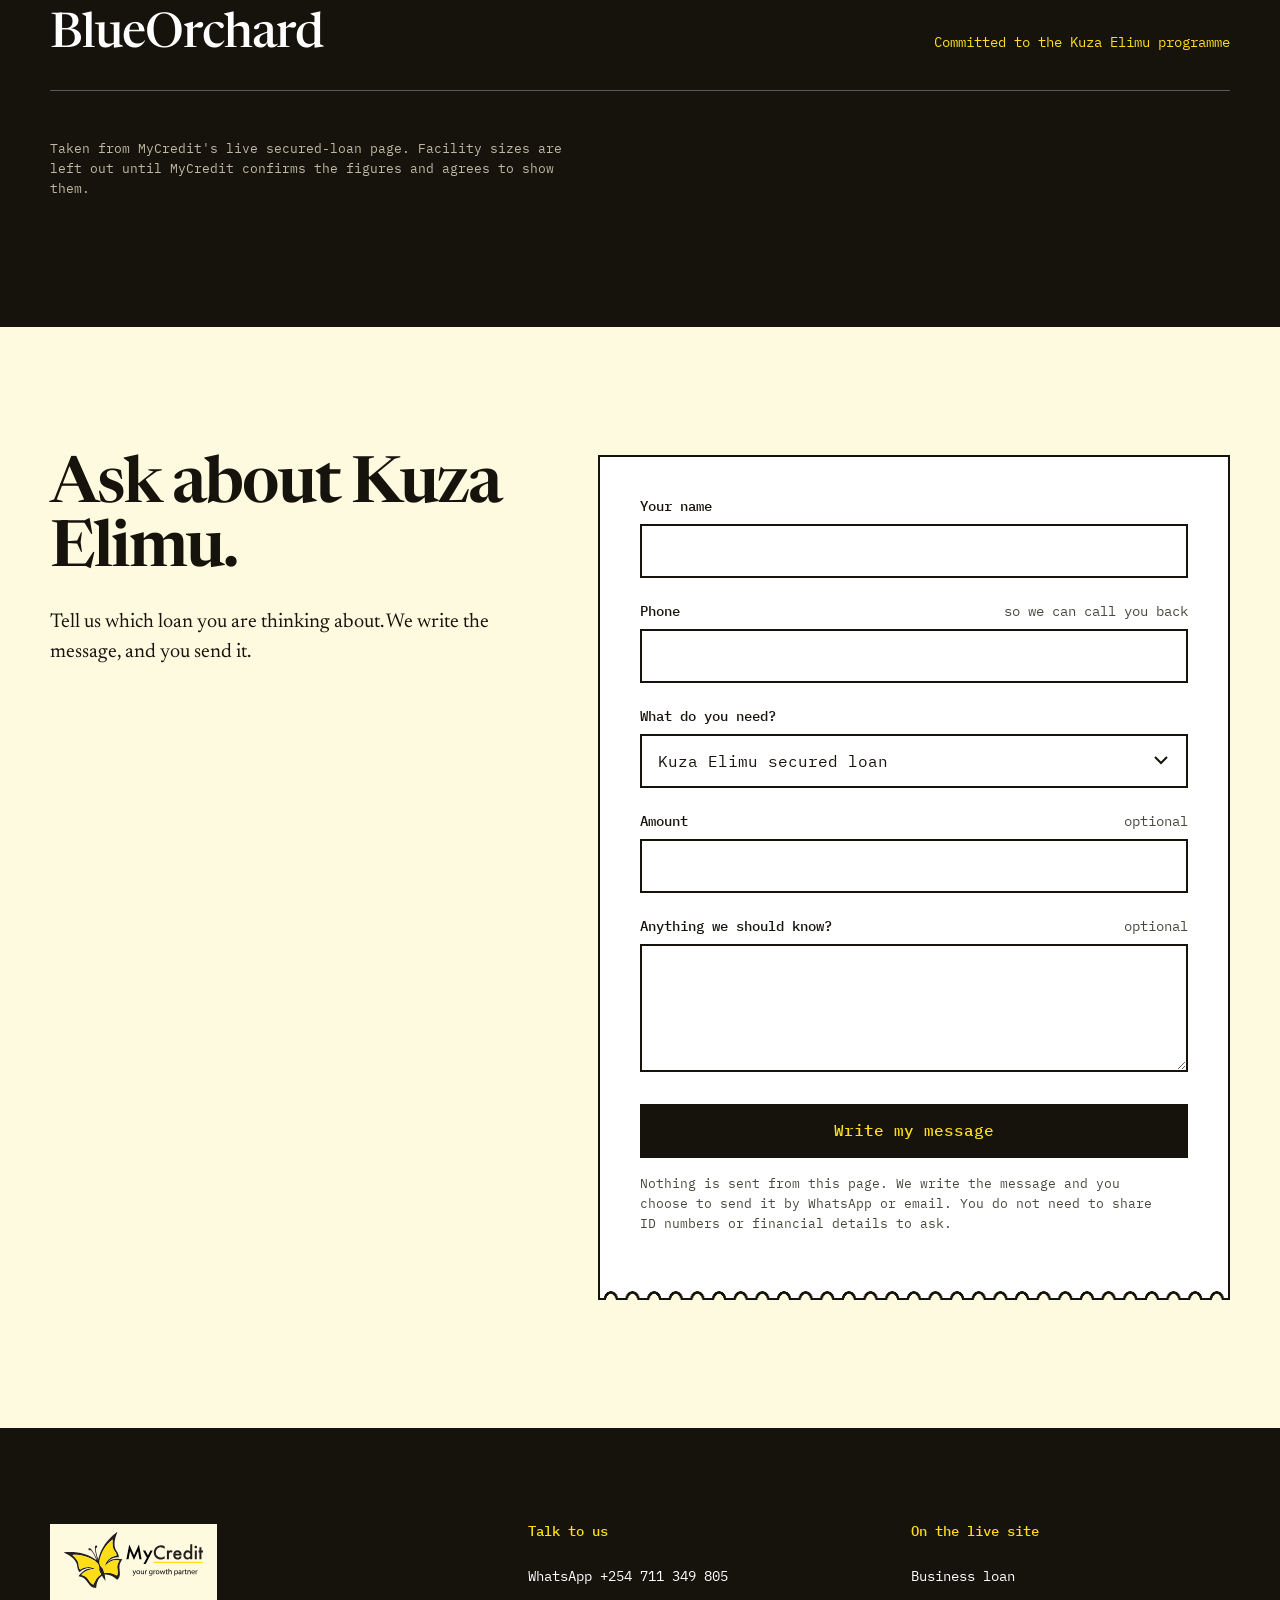
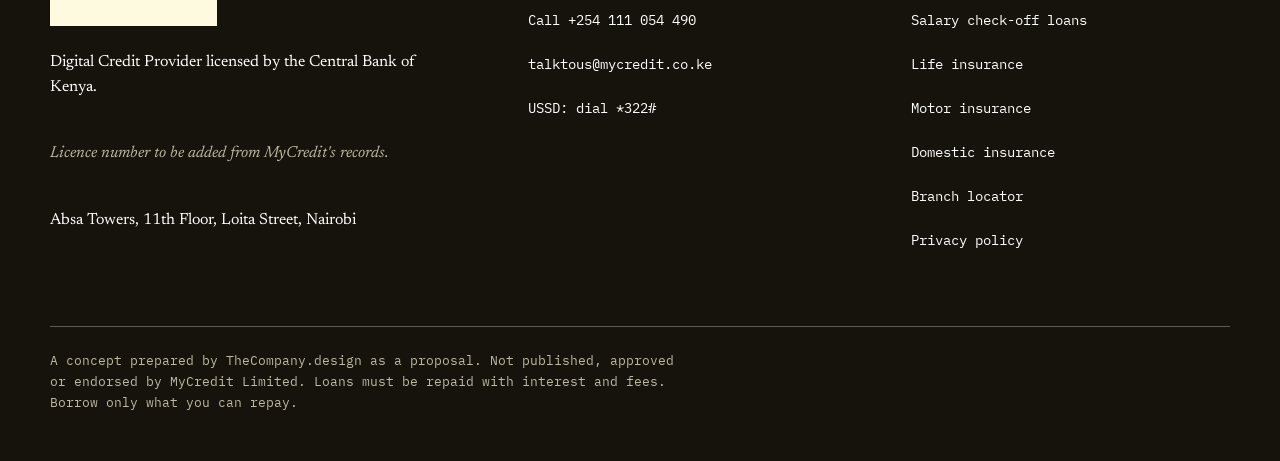
<file: v1/kuza-elimu.html>
<!doctype html>
<html lang="en-KE">
<head>
<meta charset="utf-8">
<meta name="viewport" content="width=device-width, initial-scale=1, viewport-fit=cover">
<title>Kuza Elimu | MyCredit school finance</title>
<meta name="description" content="Design concept by TheCompany.design. Not the official MyCredit website.">
<meta name="robots" content="noindex">
<link rel="icon" href="../assets/favicon.svg" type="image/svg+xml">
<link rel="preconnect" href="https://fonts.googleapis.com">
<link rel="preconnect" href="https://fonts.gstatic.com" crossorigin>
<link href="https://fonts.googleapis.com/css2?family=IBM+Plex+Mono:wght@400;500;600&family=Newsreader:ital,opsz,wght@0,6..72,400..600;1,6..72,400..600&display=swap" rel="stylesheet">
<link rel="stylesheet" href="../css/site.css">
</head>
<body>
<a class="skip" href="#main">Skip to content</a>

<div class="concept"><p>Design concept by TheCompany.design. Not the official MyCredit website and not approved by MyCredit.</p></div>

<header class="site-head">
  <div class="wrap head-in">
    <a class="logo" href="index.html" aria-label="MyCredit home">
      <img data-logo src="../assets/mycredit-logo.svg" alt="MyCredit, your growth partner">
    </a>
    <nav class="nav-desk" aria-label="Primary">
      <a href="index.html#statement">Loans</a>
      <a href="kuza-elimu.html" aria-current="page">Schools</a>
      <a href="index.html#bring">What to bring</a>
      <a href="index.html#existing">Existing customers</a>
    </nav>
    <a class="btn btn-primary head-cta" href="https://wa.me/254711349805" target="_blank" rel="noopener">Chat on WhatsApp</a>
    <button class="menu-btn" type="button" aria-expanded="false" aria-controls="menu">Menu</button>
    <nav class="menu-panel" id="menu" aria-label="Menu" hidden>
      <ul>
        <li><a href="index.html#statement">Loans</a></li>
        <li><a href="kuza-elimu.html" aria-current="page">Schools</a></li>
        <li><a href="index.html#bring">What to bring</a></li>
        <li><a href="index.html#existing">Existing customers</a></li>
      </ul>
      <div class="menu-cta"><a class="btn btn-primary btn-block" href="https://wa.me/254711349805" target="_blank" rel="noopener">Chat on WhatsApp</a></div>
    </nav>
  </div>
</header>

<main id="main">

  <!-- Hero: the one brand moment -->
  <section class="on-ink k-hero" aria-labelledby="k-hero-h">
    <div class="wrap">
      <nav class="crumb" aria-label="Breadcrumb"><a href="index.html">MyCredit</a> / <span aria-current="page">Kuza Elimu</span></nav>

      <svg class="wings" viewBox="-10 -50 420 350" aria-hidden="true" focusable="false">
        <defs>
          <g id="wing">
            <path d="M0,152 C64,150 132,160 160,198 C178,230 152,282 108,286 C54,290 4,222 0,152 Z" fill="#FFDE17" stroke="#16130C" stroke-width="5" stroke-linejoin="round"/>
            <path d="M0,140 C2,70 42,12 124,3 C168,-2 197,12 193,44 C187,92 122,132 0,152 Z" fill="#FFDE17" stroke="#16130C" stroke-width="5" stroke-linejoin="round"/>
            <path d="M124,3 C168,-2 197,12 193,44 C189,64 172,80 150,92 C158,60 150,30 124,3 Z" fill="#16130C"/>
            <g fill="none" stroke="#16130C" stroke-width="3.2" stroke-linecap="round">
              <path d="M0,146 C40,100 90,56 150,26"/>
              <path d="M0,148 C50,128 100,112 168,98"/>
              <path d="M2,160 C50,176 100,214 126,262"/>
              <path d="M2,156 C60,170 120,184 150,206"/>
            </g>
            <circle cx="112" cy="232" r="9" fill="#16130C"/>
            <circle cx="76" cy="206" r="6" fill="#16130C"/>
          </g>
        </defs>
        <g class="wing"><g transform="translate(200 0) scale(-1 1)"><use href="#wing"/></g></g>
        <g class="wing"><g transform="translate(200 0)"><use href="#wing"/></g></g>
        <g fill="none" stroke="#FFDE17" stroke-width="2.5" stroke-linecap="round">
          <path d="M197,34 C192,4 180,-22 162,-40"/>
          <path d="M203,34 C208,4 220,-22 238,-40"/>
        </g>
        <rect x="194" y="30" width="12" height="240" rx="6" fill="#16130C" stroke="#FFDE17" stroke-width="2.5"/>
      </svg>

      <h1 class="display" id="k-hero-h">Finance for the school you are building.</h1>
      <p class="lede">Kuza Elimu is for school owners, directors and principals who run a registered business. Three loans cover classrooms, buses, solar and the daily cost of running a school.</p>
      <div class="btn-row">
        <a class="btn btn-primary" href="#ask">Ask about Kuza Elimu</a>
        <a class="btn btn-secondary" href="#compare">Compare the loans</a>
      </div>
    </div>
  </section>

  <!-- Which loan fits -->
  <section class="section bg-white" id="compare" aria-labelledby="compare-h">
    <div class="wrap">
      <div class="compare-head">
        <h2 class="h2" id="compare-h">Which Kuza Elimu loan fits?</h2>
        <p class="lede">Pick by what you are paying for. All three need a business that has operated for at least six months. Where MyCredit's live pages contradict themselves, both figures are shown in red until MyCredit confirms.</p>
      </div>

      <table class="cmp-table">
        <caption class="sr-only">Kuza Elimu loans compared</caption>
        <thead>
          <tr><td></td><th scope="col">Unsecured</th><th scope="col">Secured</th><th scope="col">Asset finance</th></tr>
        </thead>
        <tbody>
          <tr>
            <th scope="row">Use it for</th>
            <td>Running costs: supplies, salaries, food</td>
            <td>Classrooms, upgrades, learning materials, a school bus, kitchens, labs, solar and biogas</td>
            <td>Buying or upgrading school vans and buses</td>
          </tr>
          <tr>
            <th scope="row">Amount</th>
            <td>Up to KES 1,000,000<span class="disagree">Live site disagrees: KES 100,000 to 5,000,000</span></td>
            <td>KES 100,000 to 5,000,000</td>
            <td>From KES 100,000<span class="disagree">Live site disagrees: maximum KES 5,000,000 or 10,000,000</span></td>
          </tr>
          <tr>
            <th scope="row">Repay over</th>
            <td>Up to 12 months<span class="disagree">Live site disagrees: up to 24 months</span></td>
            <td>Up to 24 months<span class="disagree">Live site disagrees: 12 to 36 months</span></td>
            <td>Up to 24 months<span class="disagree">Live site disagrees: up to 72 months</span></td>
          </tr>
          <tr>
            <th scope="row">Security</th>
            <td>None<span class="disagree">Live site disagrees: motor vehicle as collateral</span></td>
            <td>Motor vehicle, valued by MyCredit's discounting factors</td>
            <td>Motor vehicle, valued by MyCredit's discounting factors</td>
          </tr>
          <tr>
            <th scope="row">Interest rate</th>
            <td>Not stated. Confirm.</td>
            <td>Not stated. Confirm.</td>
            <td>Not stated. Confirm.</td>
          </tr>
        </tbody>
      </table>

      <div class="cmp-blocks">
        <article class="loan">
          <h3>Unsecured</h3>
          <dl>
            <div class="kv"><dt>Use it for</dt><dd>Running costs: supplies, salaries, food</dd></div>
            <div class="kv"><dt>Amount</dt><dd>Up to KES 1,000,000<span class="disagree">Live site disagrees: KES 100,000 to 5,000,000</span></dd></div>
            <div class="kv"><dt>Repay over</dt><dd>Up to 12 months<span class="disagree">Live site disagrees: up to 24 months</span></dd></div>
            <div class="kv"><dt>Security</dt><dd>None<span class="disagree">Live site disagrees: motor vehicle as collateral</span></dd></div>
            <div class="kv"><dt>Interest rate</dt><dd>Not stated. Confirm.</dd></div>
          </dl>
        </article>
        <article class="loan">
          <h3>Secured</h3>
          <dl>
            <div class="kv"><dt>Use it for</dt><dd>Classrooms, upgrades, learning materials, a school bus, kitchens, labs, solar and biogas</dd></div>
            <div class="kv"><dt>Amount</dt><dd>KES 100,000 to 5,000,000</dd></div>
            <div class="kv"><dt>Repay over</dt><dd>Up to 24 months<span class="disagree">Live site disagrees: 12 to 36 months</span></dd></div>
            <div class="kv"><dt>Security</dt><dd>Motor vehicle, valued by MyCredit's discounting factors</dd></div>
            <div class="kv"><dt>Interest rate</dt><dd>Not stated. Confirm.</dd></div>
          </dl>
        </article>
        <article class="loan">
          <h3>Asset finance</h3>
          <dl>
            <div class="kv"><dt>Use it for</dt><dd>Buying or upgrading school vans and buses</dd></div>
            <div class="kv"><dt>Amount</dt><dd>From KES 100,000<span class="disagree">Live site disagrees: maximum KES 5,000,000 or 10,000,000</span></dd></div>
            <div class="kv"><dt>Repay over</dt><dd>Up to 24 months<span class="disagree">Live site disagrees: up to 72 months</span></dd></div>
            <div class="kv"><dt>Security</dt><dd>Motor vehicle, valued by MyCredit's discounting factors</dd></div>
            <div class="kv"><dt>Interest rate</dt><dd>Not stated. Confirm.</dd></div>
          </dl>
        </article>
      </div>

      <p class="note footnote">The asset finance page also claims 100% financing with no down payment, and funds in as little as 24 hours. Those are MyCredit's claims. We have not verified them.</p>
    </div>
  </section>

  <!-- Documents -->
  <section class="section bg-cream rule-top" id="bring" aria-labelledby="docs-h">
    <div class="wrap split">
      <div class="split-lead">
        <h2 class="h2" id="docs-h">Documents to gather.</h2>
        <p class="lede">Kuza Elimu applicants are registered businesses. Tick each document as you find it, then send what is missing.</p>
        <p class="note">MyCredit's pages list documents for companies only. If you run a school as an individual, ask them what applies.</p>
      </div>
      <div data-docs="company"></div>
    </div>
  </section>

  <!-- The statement -->
  <section class="section bg-white" id="statement" aria-labelledby="statement-h">
    <div class="wrap split">
      <div class="split-lead">
        <h2 class="h2" id="statement-h">Every figure written down before you sign.</h2>
        <p class="lede">Use the rate on your offer letter. The calculator does not guess one.</p>
      </div>
      <div data-calc></div>
    </div>
  </section>

  <!-- Funders -->
  <section class="section on-ink" id="funders" aria-labelledby="funders-h">
    <div class="wrap">
      <div class="ink-head">
        <h2 class="h2" id="funders-h">Who funds Kuza Elimu.</h2>
        <p class="lede">MyCredit's own Kuza Elimu page names three lenders that have committed funding.</p>
      </div>
      <ul class="ruled">
        <li><span class="big">Triodos Investment Management</span><span class="tag">Senior debt facility</span></li>
        <li><span class="big">Oiko Credit</span><span class="tag">Part of its funding goes to Kuza Elimu</span></li>
        <li><span class="big">BlueOrchard</span><span class="tag">Committed to the Kuza Elimu programme</span></li>
      </ul>
      <div class="ink-foot">
        <p class="note">Taken from MyCredit's live secured-loan page. Facility sizes are left out until MyCredit confirms the figures and agrees to show them.</p>
      </div>
    </div>
  </section>

  <!-- Enquiry -->
  <section class="section bg-cream" id="ask" aria-labelledby="ask-h">
    <div class="wrap split">
      <div class="split-lead">
        <h2 class="h2" id="ask-h">Ask about Kuza Elimu.</h2>
        <p class="lede">Tell us which loan you are thinking about. We write the message, and you send it.</p>
      </div>
      <div data-enquiry data-preselect="Kuza Elimu secured loan"></div>
    </div>
  </section>

</main>


<footer class="site-foot on-ink">
  <div class="wrap">
    <div class="foot-grid">
      <div class="foot-about">
        <span class="logo-tile"><img data-logo src="../assets/mycredit-logo.svg" alt="MyCredit, your growth partner"></span>
        <p>Digital Credit Provider licensed by the Central Bank of Kenya.</p>
        <p><em>Licence number to be added from MyCredit's records.</em></p>
        <p>Absa Towers, 11th Floor, Loita Street, Nairobi</p>
      </div>
      <div>
        <h2 class="foot-h">Talk to us</h2>
        <ul class="foot-list">
          <li><a href="https://wa.me/254711349805" target="_blank" rel="noopener">WhatsApp +254 711 349 805</a></li>
          <li><a href="tel:+254111054490">Call +254 111 054 490</a></li>
          <li><a href="mailto:talktous@mycredit.co.ke">talktous@mycredit.co.ke</a></li>
          <li><a href="tel:*322%23">USSD: dial *322#</a></li>
        </ul>
      </div>
      <div>
        <h2 class="foot-h">On the live site</h2>
        <ul class="foot-list">
          <li><a href="https://www.mycredit.co.ke/" target="_blank" rel="noopener">Business loan</a></li>
          <li><a href="https://www.mycredit.co.ke/" target="_blank" rel="noopener">Salary check-off loans</a></li>
          <li><a href="https://www.mycredit.co.ke/" target="_blank" rel="noopener">Life insurance</a></li>
          <li><a href="https://www.mycredit.co.ke/" target="_blank" rel="noopener">Motor insurance</a></li>
          <li><a href="https://www.mycredit.co.ke/" target="_blank" rel="noopener">Domestic insurance</a></li>
          <li><a href="https://www.mycredit.co.ke/" target="_blank" rel="noopener">Branch locator</a></li>
          <li><a href="https://www.mycredit.co.ke/" target="_blank" rel="noopener">Privacy policy</a></li>
        </ul>
      </div>
    </div>
    <div class="legal">
      <p>A concept prepared by TheCompany.design as a proposal. Not published, approved or endorsed by MyCredit Limited. Loans must be repaid with interest and fees. Borrow only what you can repay.</p>
    </div>
  </div>
</footer>

<nav class="bottom-bar" aria-label="Quick contact">
  <a class="bb-wa" href="https://wa.me/254711349805" target="_blank" rel="noopener">Chat on WhatsApp</a>
  <a href="tel:+254111054490">Call</a>
  <a href="tel:*322%23">Dial *322#</a>
</nav>

<script src="../js/site.js"></script>
</body>
</html>
</file>
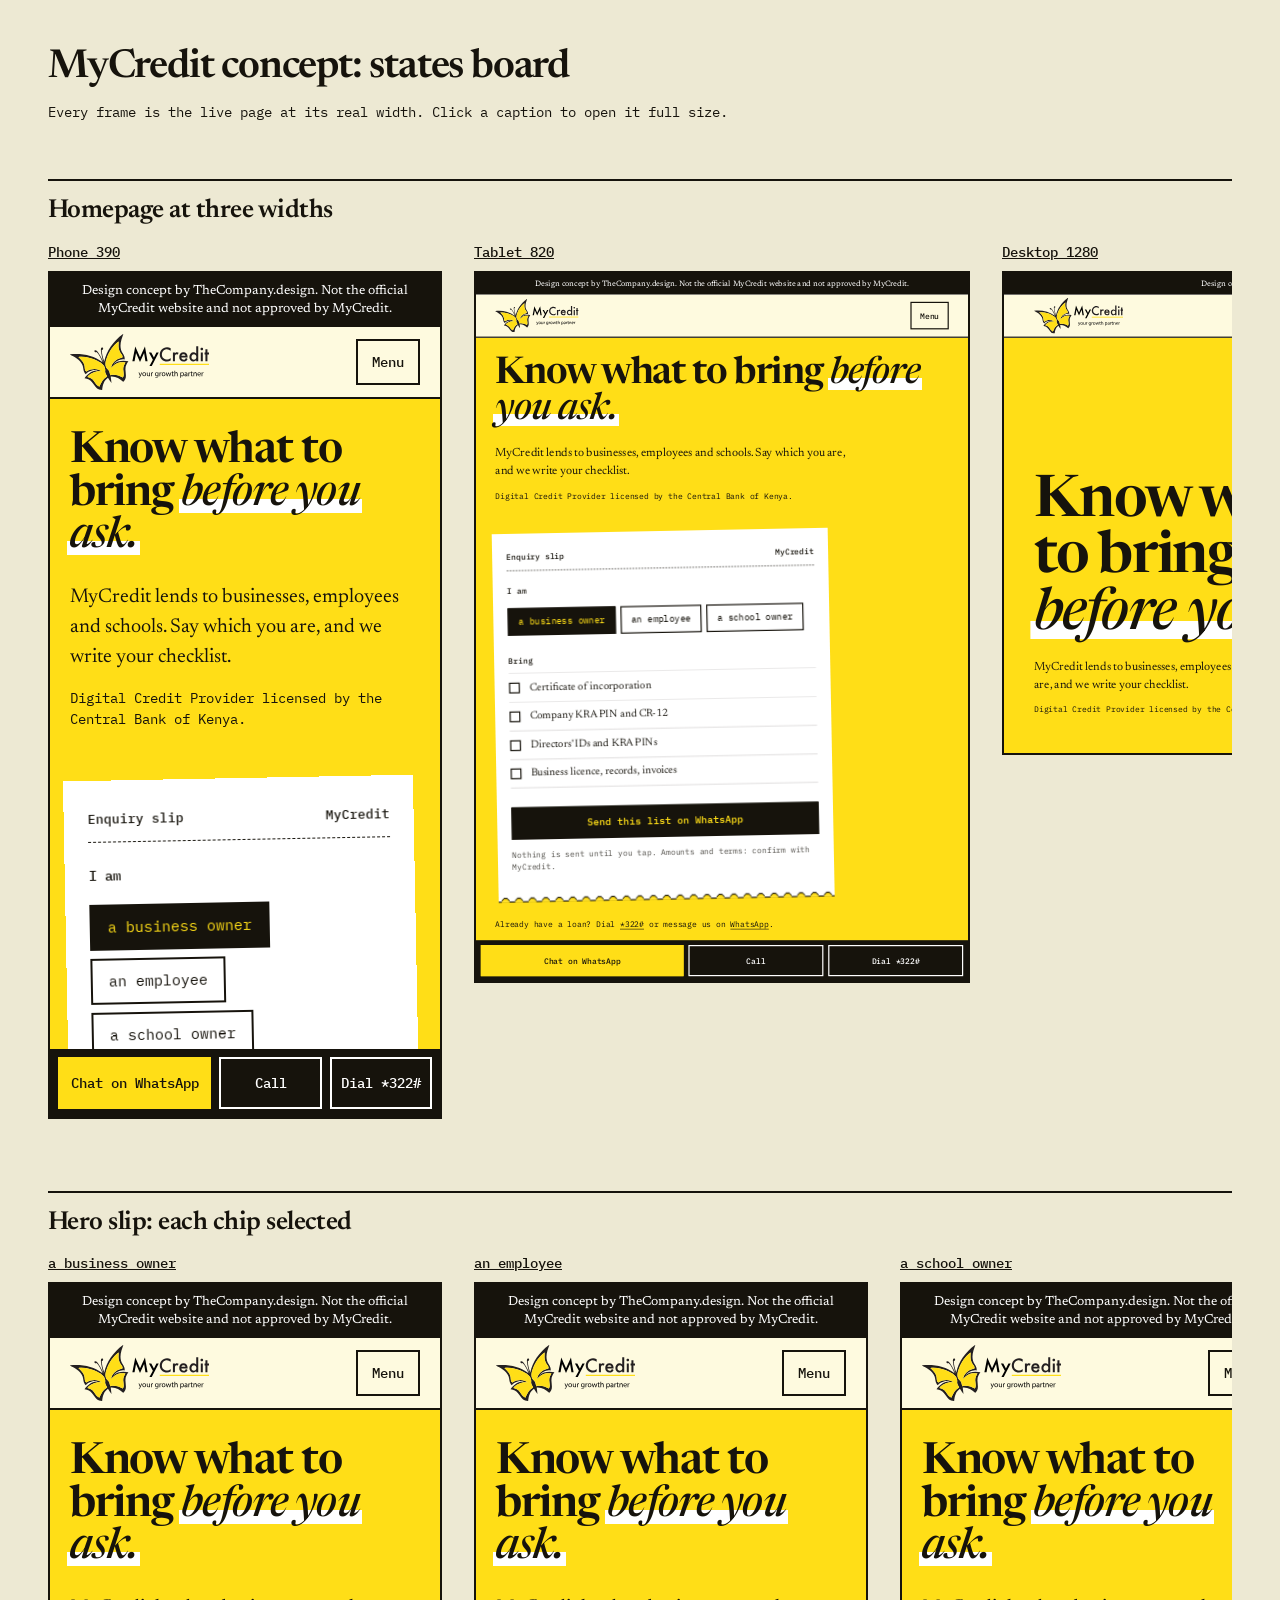
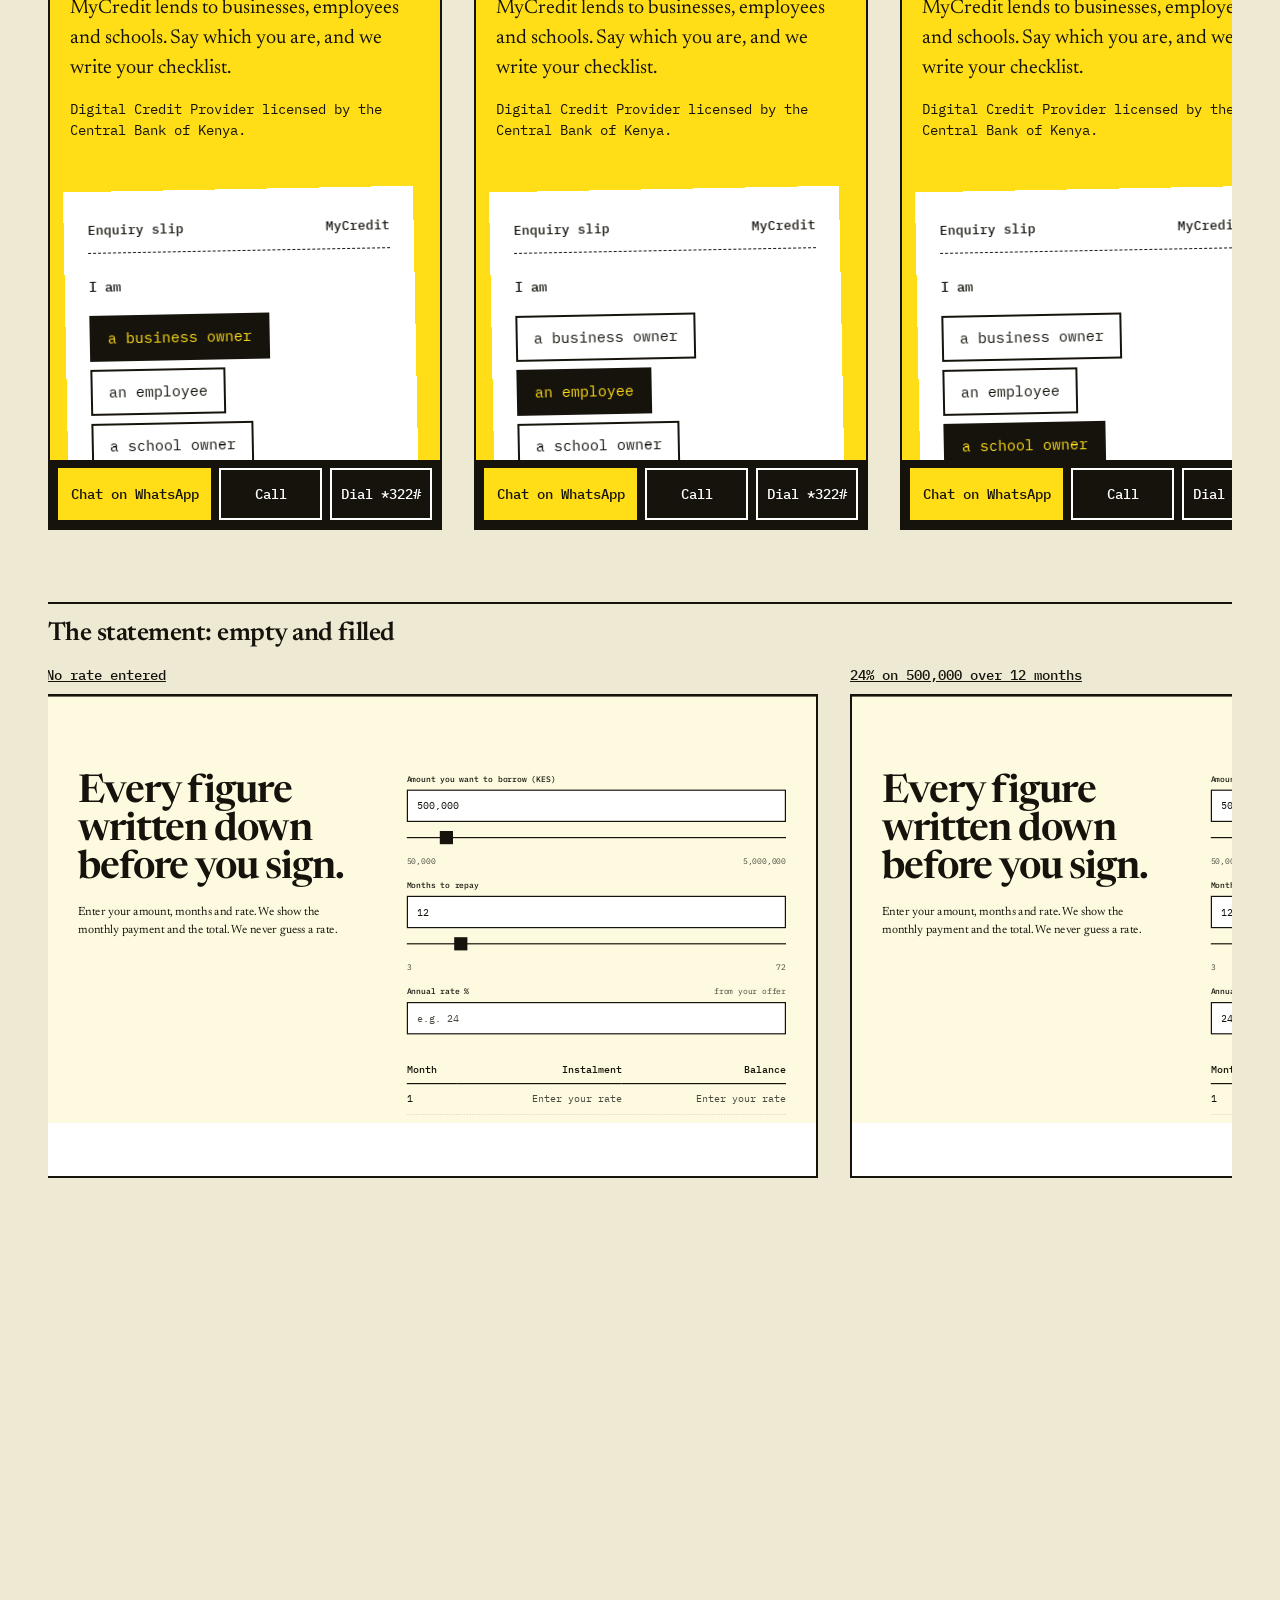
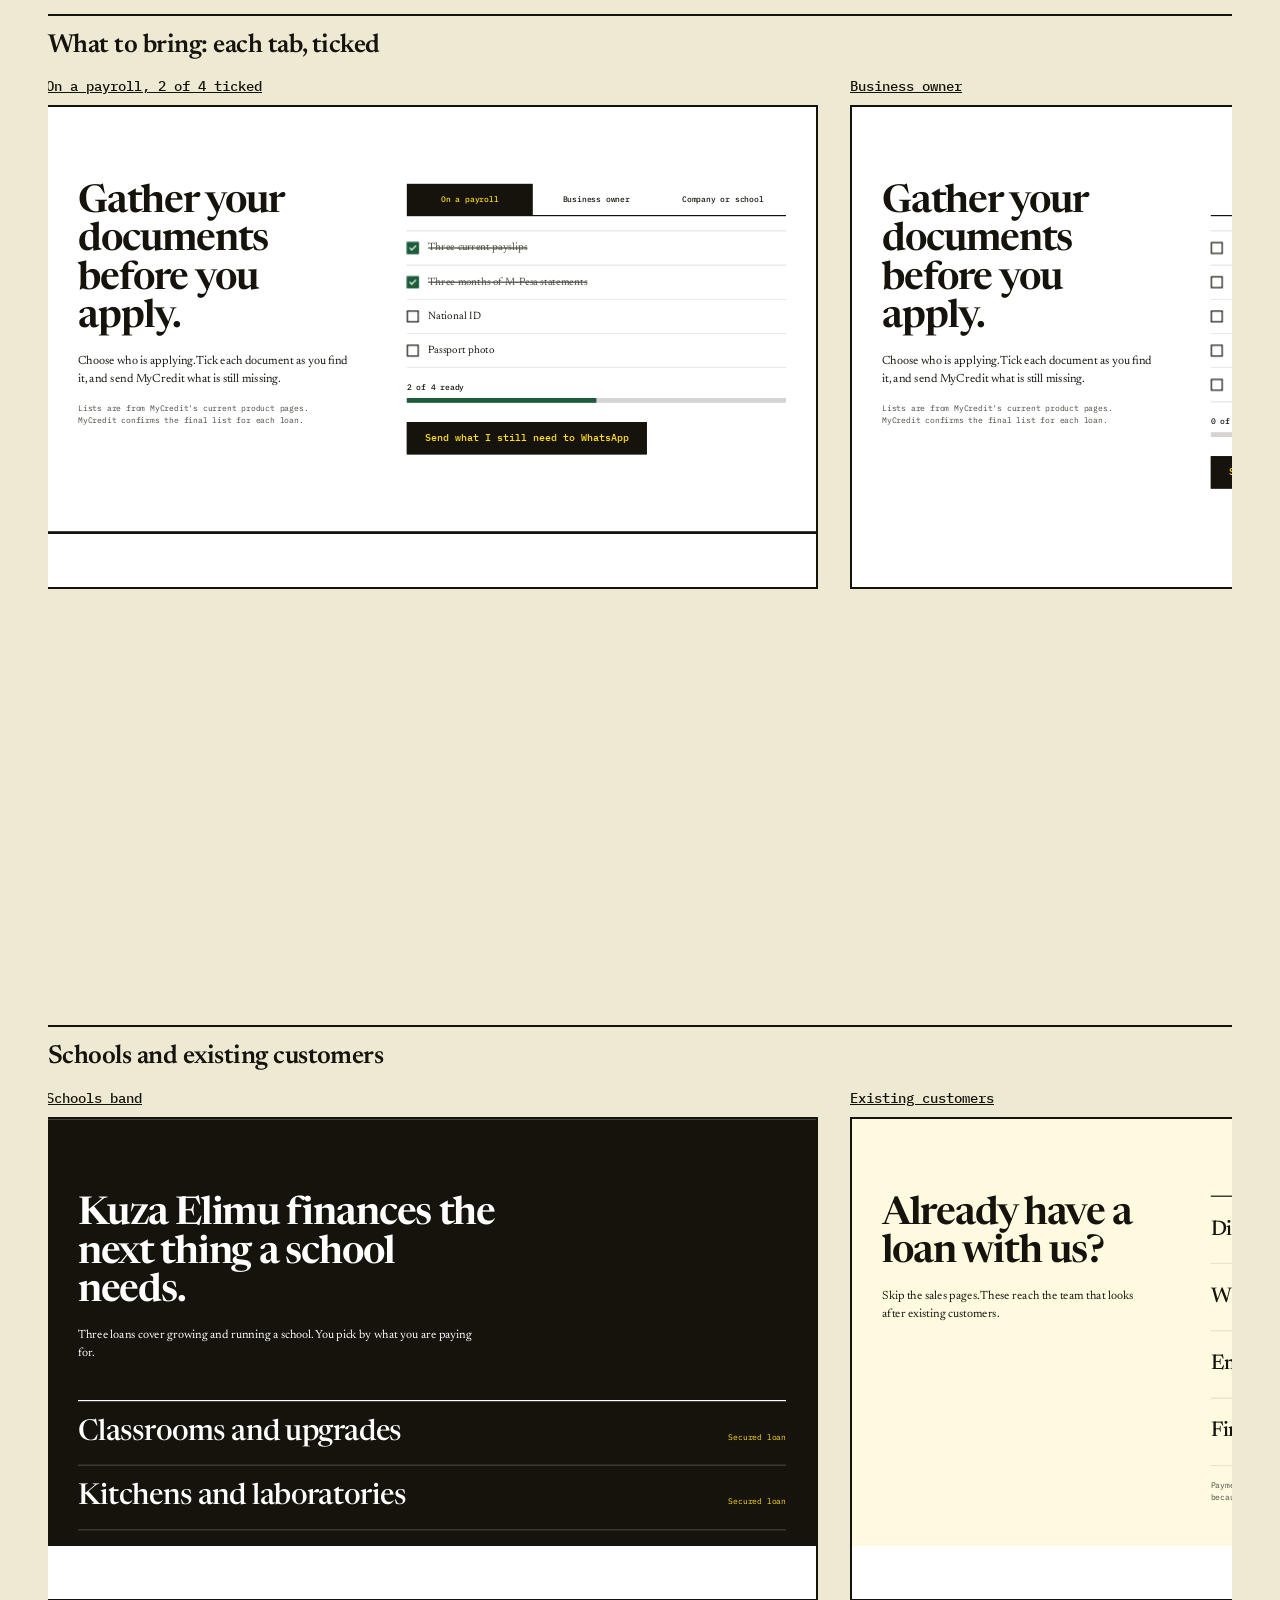
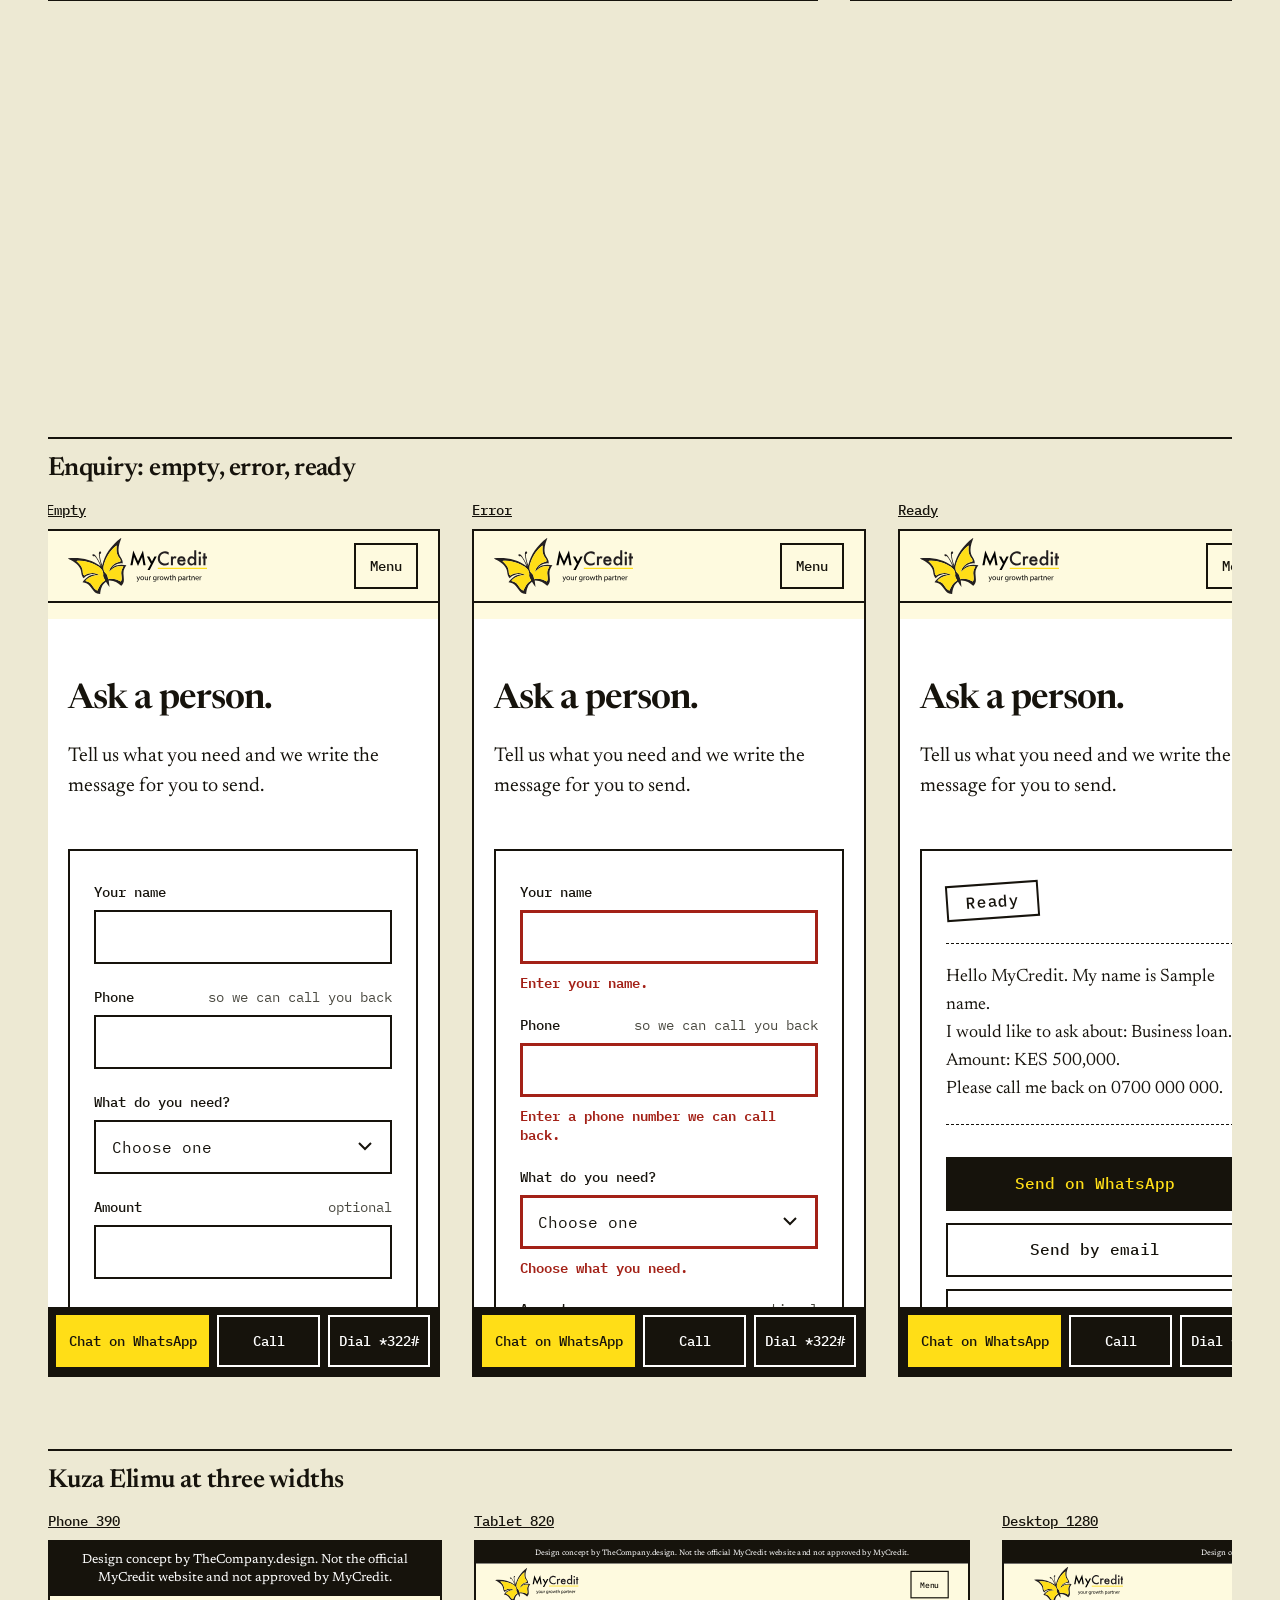
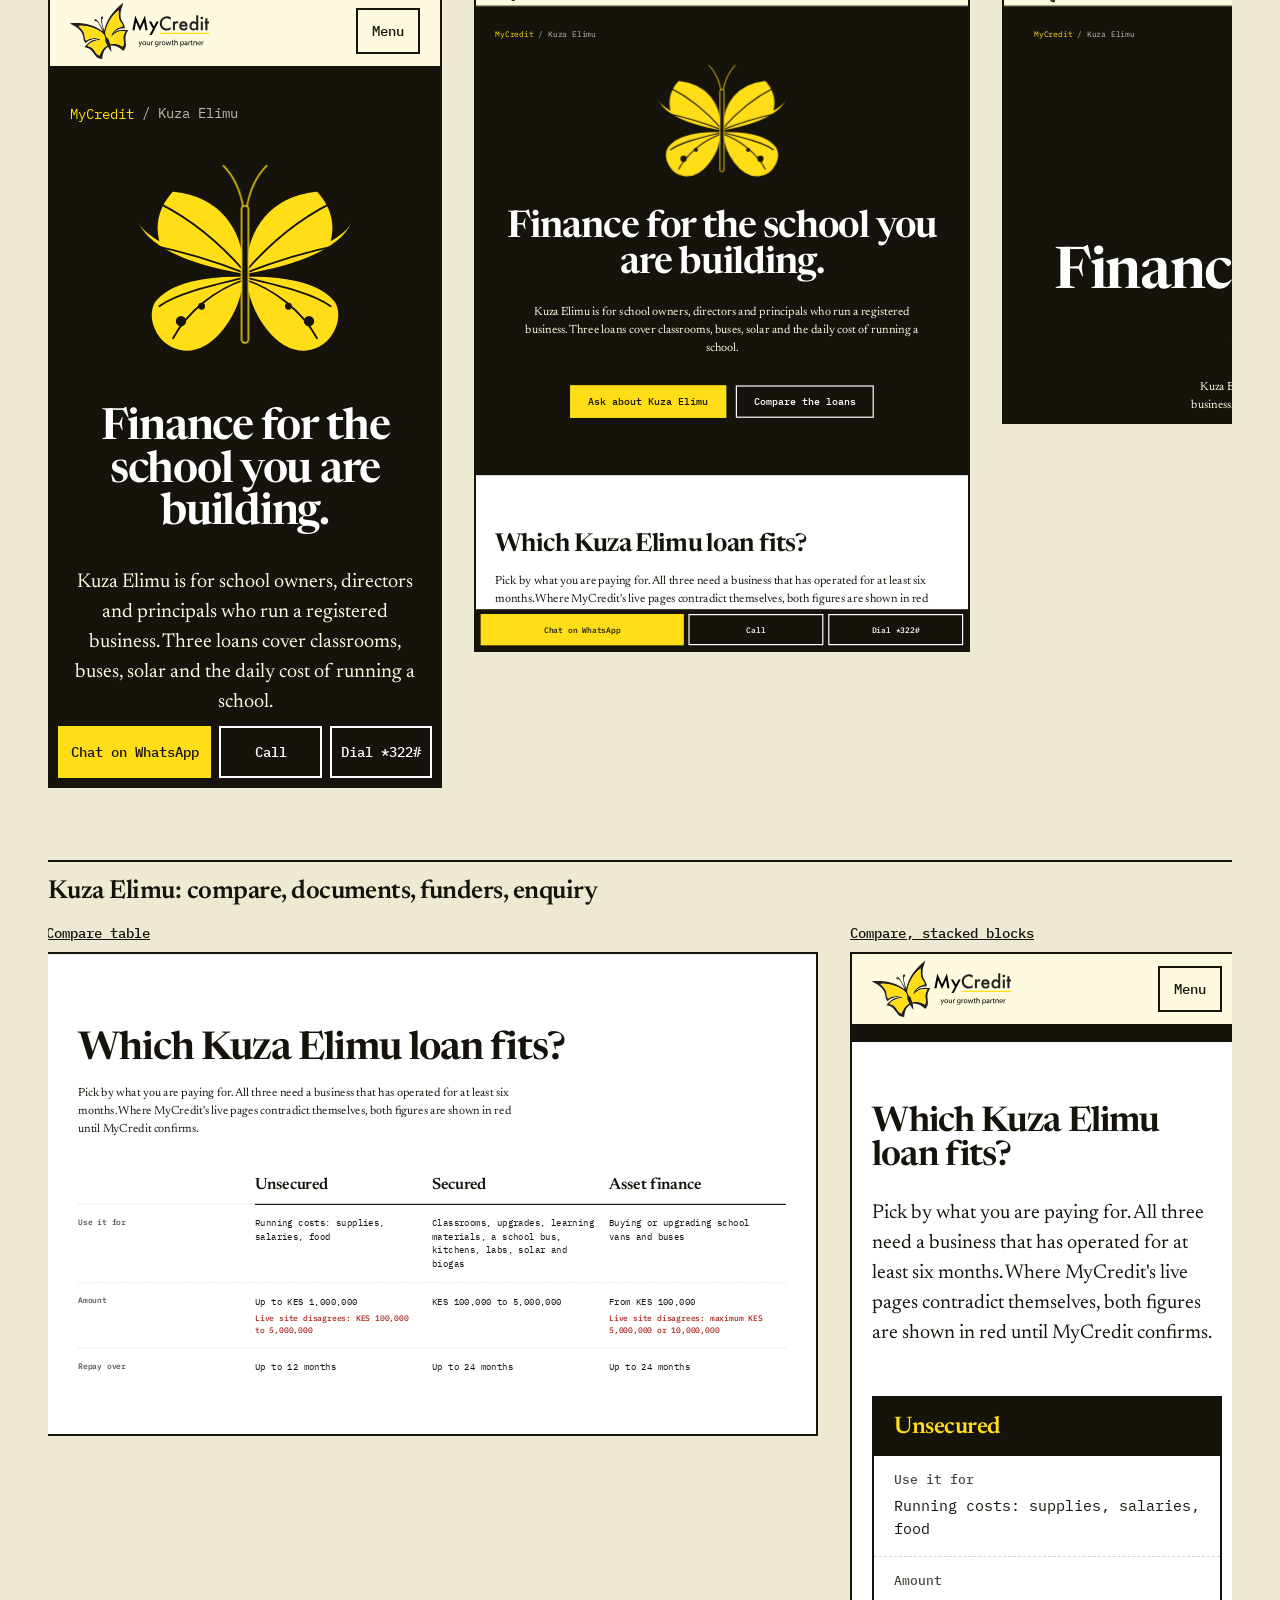
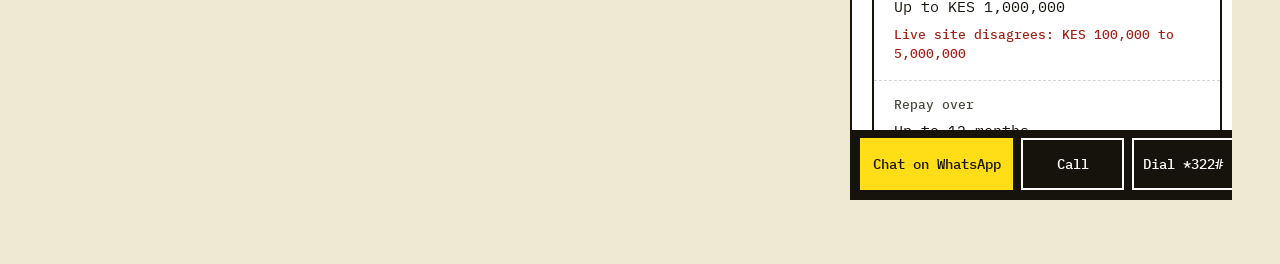
<file: v1/states.html>
<!doctype html>
<html lang="en">
<head>
<meta charset="utf-8">
<meta name="viewport" content="width=device-width, initial-scale=1">
<title>MyCredit concept | States board</title>
<meta name="robots" content="noindex">
<link rel="icon" href="../assets/favicon.svg" type="image/svg+xml">
<link href="https://fonts.googleapis.com/css2?family=IBM+Plex+Mono:wght@400;500&family=Newsreader:opsz,wght@6..72,600&display=swap" rel="stylesheet">
<style>
  body{margin:0;padding:48px;background:#EDE9D3;color:#16130C;font:400 14px/1.5 "IBM Plex Mono",monospace}
  h1{font:600 40px/1 Newsreader,serif;letter-spacing:-.03em;margin:0 0 8px}
  h2{font:600 26px/1.1 Newsreader,serif;letter-spacing:-.02em;margin:56px 0 16px;padding-top:16px;border-top:2px solid #16130C}
  .board{display:flex;gap:32px;align-items:flex-start;overflow-x:auto;padding-bottom:16px}
  figure{margin:0;flex:none}
  figcaption{margin-bottom:8px;font-weight:500}
  figcaption a{color:inherit}
  .frame{border:2px solid #16130C;background:#fff;overflow:hidden}
  .frame iframe{border:0;display:block;transform-origin:0 0}
  .p .frame{width:390px;height:844px} .p iframe{width:390px;height:844px}
  .t .frame{width:492px;height:708px} .t iframe{width:820px;height:1180px;transform:scale(.6)}
  .d .frame{width:768px;height:480px} .d iframe{width:1280px;height:800px;transform:scale(.6)}
</style>
</head>
<body>
<h1>MyCredit concept: states board</h1>
<p>Every frame is the live page at its real width. Click a caption to open it full size.</p>
<div id="out"></div>
<script>
const G=[
 ['Homepage at three widths',[['p','Phone 390','index.html'],['t','Tablet 820','index.html'],['d','Desktop 1280','index.html']]],
 ['Hero slip: each chip selected',[['p','a business owner','index.html?chip=business'],['p','an employee','index.html?chip=employee'],['p','a school owner','index.html?chip=school'],['p','Phone menu open','index.html?menu=open']]],
 ['The statement: empty and filled',[['d','No rate entered','index.html#statement'],['d','24% on 500,000 over 12 months','index.html?rate=24#statement'],['p','Phone, filled','index.html?rate=24#statement']]],
 ['What to bring: each tab, ticked',[['d','On a payroll, 2 of 4 ticked','index.html?tab=payroll&tick=2#bring'],['d','Business owner','index.html?tab=business#bring'],['d','Company or school, 3 ticked','index.html?tab=company&tick=3#bring'],['p','Phone, ticked','index.html?tab=payroll&tick=2#bring']]],
 ['Schools and existing customers',[['d','Schools band','index.html#schools'],['d','Existing customers','index.html#existing'],['p','Phone','index.html#schools']]],
 ['Enquiry: empty, error, ready',[['p','Empty','index.html#ask'],['p','Error','index.html?form=error#ask'],['p','Ready','index.html?form=ready#ask'],['d','Desktop, ready','index.html?form=ready#ask']]],
 ['Kuza Elimu at three widths',[['p','Phone 390','kuza-elimu.html'],['t','Tablet 820','kuza-elimu.html'],['d','Desktop 1280','kuza-elimu.html']]],
 ['Kuza Elimu: compare, documents, funders, enquiry',[['d','Compare table','kuza-elimu.html#compare'],['p','Compare, stacked blocks','kuza-elimu.html#compare'],['d','Documents, 4 of 7','kuza-elimu.html?tick=4#bring'],['d','Funders','kuza-elimu.html#funders'],['p','Enquiry, secured loan preselected','kuza-elimu.html#ask']]],
];
document.getElementById('out').innerHTML=G.map(([h,fs])=>`<h2>${h}</h2><div class="board">${fs.map(([c,l,u])=>`<figure class="${c}"><figcaption><a href="${u}" target="_blank">${l}</a></figcaption><div class="frame"><iframe src="${u}" loading="lazy" title="${l}"></iframe></div></figure>`).join('')}</div>`).join('');
</script>
</body>
</html>
</file>
<file: css/site.css>
/* MyCredit concept — shared system
   Design concept by TheCompany.design. Square corners, hairlines, one serif + one mono. */

:root{
  --sun:#FFDE17;
  --ink:#16130C;
  --cream:#FEFADF;
  --paper:#FFFFFF;
  --muted:#4A4940;
  --mist:#BDB9A4;
  --red:#A32117;
  --red-on-ink:#FF6B5E;
  --green:#1D5C3A;
  --hair:rgba(22,19,12,.18);
  --hair-ink:rgba(255,255,255,.3);

  --serif:"Newsreader","Source Serif 4",Georgia,"Times New Roman",serif;
  --mono:"IBM Plex Mono","JetBrains Mono",ui-monospace,SFMono-Regular,Menlo,monospace;

  --ease:cubic-bezier(.2,.7,.2,1);
  --t-hover:150ms;
  --t-reveal:280ms;

  --gut:20px;
  --pad:64px;
  --max:1180px;
  --head:72px;
}
@media (min-width:700px){ :root{ --gut:32px; --pad:96px; } }
@media (min-width:940px){ :root{ --gut:48px; --pad:128px; } }

*,*::before,*::after{ box-sizing:border-box; }
html{ -webkit-text-size-adjust:100%; scroll-padding-top:calc(var(--head) + 16px); }
body{
  margin:0;
  background:var(--paper);
  color:var(--ink);
  font:400 18px/1.55 var(--serif);
  font-optical-sizing:auto;
  -webkit-font-smoothing:antialiased;
  text-rendering:optimizeLegibility;
}
@media (max-width:899.98px){ body{ padding-bottom:calc(68px + env(safe-area-inset-bottom)); } }

img,svg{ display:block; max-width:100%; }
a{ color:inherit; }
p{ margin:0; max-width:66ch; }
ul{ margin:0; padding:0; list-style:none; }
h1,h2,h3{ margin:0; }
button,input,select,textarea{ font:inherit; color:inherit; border-radius:0; }

:focus{ outline:none; }
:focus-visible{ outline:3px solid var(--ink); outline-offset:3px; }
.on-ink :focus-visible{ outline-color:var(--sun); }

.sr-only{
  position:absolute!important; width:1px; height:1px; padding:0; margin:-1px;
  overflow:hidden; clip:rect(0 0 0 0); white-space:nowrap; border:0;
}
.skip{
  position:absolute; left:8px; top:-80px; z-index:100;
  background:var(--ink); color:var(--sun); padding:12px 16px;
  font:500 14px/1 var(--mono); text-decoration:none;
}
.skip:focus{ top:8px; }

.wrap{ width:100%; max-width:calc(var(--max) + 2 * var(--gut)); margin:0 auto; padding:0 var(--gut); }

/* ---------- Type ---------- */
.display{
  font-family:var(--serif);
  font-weight:600;
  font-size:clamp(43px, 7.5vw, 96px);
  line-height:.98;
  letter-spacing:-.03em;
  font-variation-settings:"opsz" 72;
}
.h2{
  font-family:var(--serif);
  font-weight:600;
  font-size:clamp(34px, 5vw, 64px);
  line-height:1;
  letter-spacing:-.03em;
  font-variation-settings:"opsz" 72;
}
.h3{
  font-family:var(--serif);
  font-weight:600;
  font-size:clamp(24px, 2.5vw, 32px);
  line-height:1.1;
  letter-spacing:-.02em;
}
.lede{ font-size:20px; line-height:1.5; max-width:34em; }
.mono{ font-family:var(--mono); }
.note{ font:400 13px/1.55 var(--mono); color:var(--muted); max-width:66ch; }
.on-ink .note{ color:var(--mist); }
.num{ font-variant-numeric:tabular-nums lining-nums; }

/* The single highlighter phrase: flat white band, lower 60%–92% of the line */
.hl{
  font-style:italic;
  font-weight:500;
  letter-spacing:-.02em;
  background:linear-gradient(to bottom, transparent 60%, var(--paper) 60%, var(--paper) 92%, transparent 92%);
  -webkit-box-decoration-break:clone;
  box-decoration-break:clone;
  padding:0 .06em;
  margin:0 -.06em;
}

/* ---------- Buttons ---------- */
.btn{
  display:inline-flex; align-items:center; justify-content:center; gap:10px;
  min-height:54px; padding:0 28px;
  font:500 16px/1.2 var(--mono);
  text-align:center; text-decoration:none;
  border:2px solid var(--ink);
  cursor:pointer;
  transition:background-color var(--t-hover) var(--ease), color var(--t-hover) var(--ease), border-color var(--t-hover) var(--ease);
  -webkit-tap-highlight-color:transparent;
}
.btn:active{ transform:translateY(1px); }
.btn-primary{ background:var(--ink); color:var(--sun); }
.btn-primary:hover{ background:var(--sun); color:var(--ink); }
.btn-secondary{ background:transparent; color:var(--ink); }
.btn-secondary:hover{ background:var(--ink); color:var(--sun); }
.btn-block{ width:100%; }

.on-ink .btn-primary{ background:var(--sun); color:var(--ink); border-color:var(--sun); }
.on-ink .btn-primary:hover{ background:var(--ink); color:var(--sun); }
.on-ink .btn-secondary{ color:var(--paper); border-color:var(--paper); }
.on-ink .btn-secondary:hover{ background:var(--paper); color:var(--ink); }

.btn-row{ display:flex; flex-wrap:wrap; gap:16px; }

/* ---------- Concept banner + header ---------- */
.concept{
  background:var(--ink); color:var(--paper);
  font:400 13px/1.4 var(--serif);
  text-align:center; padding:9px var(--gut);
}
.concept p{ max-width:none; }

.site-head{
  position:sticky; top:0; z-index:50;
  background:var(--cream);
  border-bottom:2px solid var(--ink);
  height:var(--head);
}
.head-in{ height:100%; display:flex; align-items:center; justify-content:space-between; gap:24px; }
.logo{ display:flex; align-items:center; text-decoration:none; flex:none; }
.logo img{ height:56px; width:auto; }
@media (min-width:940px){ .logo img{ height:60px; } }

/* Shown only until the supplied logo file is added to assets/ */
.logo-missing{
  display:inline-flex; align-items:center; height:52px; padding:0 14px;
  border:1.5px dashed var(--ink); background:var(--cream); color:var(--ink);
  font:500 13px/1 var(--mono); white-space:nowrap;
}

.nav-desk{ display:none; }
.nav-desk a{
  font:400 14px/1 var(--mono); text-decoration:none;
  padding:15px 0; min-height:44px; display:inline-flex; align-items:center;
  background:linear-gradient(var(--ink),var(--ink)) 0 calc(100% - 10px)/0 1.5px no-repeat;
  transition:background-size var(--t-hover) var(--ease);
}
.nav-desk a:hover,.nav-desk a[aria-current="page"]{ background-size:100% 1.5px; }
.head-cta{ display:none; min-height:48px; padding:0 20px; font-size:14px; }

.menu-btn{
  min-width:46px; min-height:46px; padding:0 14px;
  background:transparent; border:2px solid var(--ink);
  font:500 14px/1 var(--mono); cursor:pointer;
}
.menu-btn[aria-expanded="true"]{ background:var(--ink); color:var(--sun); }

.menu-panel{
  position:absolute; left:0; right:0; top:100%;
  margin-top:2px;
  background:var(--cream);
  border-bottom:2px solid var(--ink);
  max-height:calc(100vh - var(--head) - 40px); overflow:auto;
}
.menu-panel ul{ padding:0 var(--gut); }
.menu-panel li + li{ border-top:1px solid var(--hair); }
.menu-panel a{
  display:flex; align-items:center; justify-content:space-between;
  min-height:52px; font:400 16px/1 var(--mono); text-decoration:none;
}
.menu-panel a:hover{ text-decoration:underline; text-underline-offset:4px; }
.menu-panel .menu-cta{ padding:16px var(--gut) 24px; border-top:1px solid var(--hair); }

@media (min-width:940px){
  .nav-desk{ display:flex; gap:32px; margin-left:auto; }
  .head-cta{ display:inline-flex; }
  .menu-btn,.menu-panel{ display:none!important; }
}

/* ---------- Phone bottom bar ---------- */
.bottom-bar{
  position:fixed; left:0; right:0; bottom:0; z-index:40;
  background:var(--ink);
  padding:8px; padding-bottom:calc(8px + env(safe-area-inset-bottom));
  display:grid; grid-template-columns:1.5fr 1fr 1fr; gap:8px;
}
.bottom-bar a{
  min-height:52px; display:flex; align-items:center; justify-content:center;
  padding:0 6px; text-align:center;
  font:500 14px/1.15 var(--mono); text-decoration:none;
  background:var(--ink); color:var(--paper); border:2px solid var(--paper);
}
.bottom-bar a.bb-wa{ background:var(--sun); color:var(--ink); border-color:var(--sun); }
.bottom-bar a:active{ transform:translateY(1px); }
.bottom-bar :focus-visible{ outline-color:var(--sun); outline-offset:-6px; }
@media (min-width:900px){ .bottom-bar{ display:none; } }

/* ---------- Sections ---------- */
.section{ padding:var(--pad) 0; }
.bg-cream{ background:var(--cream); }
.bg-white{ background:var(--paper); }
.bg-sun{ background:var(--sun); }
.on-ink{ background:var(--ink); color:var(--paper); }
.rule-top{ border-top:2px solid var(--ink); }

.split{ display:grid; gap:48px; }
.split-lead > * + *{ margin-top:24px; }
@media (min-width:940px){
  .split{ grid-template-columns:5fr 7fr; gap:96px; align-items:start; }
  .split-lead{ position:sticky; top:calc(var(--head) + 48px); }
}

/* ---------- Hero ---------- */
.hero{ background:var(--sun); padding:32px 0 var(--pad); overflow:hidden; }
.hero-grid{ display:grid; gap:48px; }
.hero-copy .lede{ margin-top:24px; max-width:30em; }
.licence{ margin-top:16px; font:400 14px/1.5 var(--mono); }
@media (min-width:940px){
  .hero{ padding:48px 0; }
  .hero-grid{ grid-template-columns:1.15fr 1fr; gap:96px; align-items:center; min-height:760px; }
}

/* ---------- The slip ---------- */
.slip-wrap{
  max-width:560px;
  transform:rotate(-1.1deg);
  filter:drop-shadow(0 2px 0 var(--ink));
  animation:slip-land 700ms var(--ease) both;
}
@keyframes slip-land{
  0%{ transform:translateY(40px) rotate(-5deg); opacity:0; }
  25%{ opacity:1; }
  100%{ transform:translateY(0) rotate(-1.1deg); opacity:1; }
}
.perf{
  --gap:22px;
  --cut:7px;
  background:var(--paper);
  -webkit-mask:radial-gradient(circle var(--cut) at 50% 100%, transparent calc(var(--cut) - .5px), #000 var(--cut)) 50% 0 / var(--gap) 100% round no-repeat;
          mask:radial-gradient(circle var(--cut) at 50% 100%, transparent calc(var(--cut) - .5px), #000 var(--cut)) 50% 0 / var(--gap) 100% round no-repeat;
}
.slip{ padding:32px 24px 48px; }
.slip-head{
  display:flex; justify-content:space-between;
  font:500 13px/1 var(--mono);
  padding-bottom:16px; margin-bottom:24px;
  border-bottom:1.5px dashed var(--ink);
}
.mono-label{ font:500 14px/1.3 var(--mono); margin:0 0 12px; }

.chips{ display:flex; flex-wrap:wrap; gap:8px; margin:0 0 32px; padding:0; border:0; }
.chips legend{ padding:0; margin:0 0 12px; float:left; width:100%; }
.chip{ position:relative; }
.chip input{ position:absolute; opacity:0; width:1px; height:1px; }
.chip span{
  display:inline-flex; align-items:center; min-height:46px; padding:12px 16px;
  border:2px solid var(--ink);
  font:400 15px/1.2 var(--mono);
  cursor:pointer; user-select:none;
  transition:background-color var(--t-hover) var(--ease), color var(--t-hover) var(--ease);
}
.chip span:hover{ background:var(--cream); }
.chip input:checked + span{ background:var(--ink); color:var(--sun); }
.chip input:focus-visible + span{ outline:3px solid var(--ink); outline-offset:3px; }

/* Ruled checklist (ledger lines) */
.checklist li{
  display:flex; align-items:center; gap:16px;
  min-height:48px; padding:10px 0;
  border-top:1px solid var(--hair);
  font:400 18px/1.35 var(--serif);
}
.checklist li:last-child{ border-bottom:1px solid var(--hair); }
.box{ width:18px; height:18px; flex:none; border:2px solid var(--ink); position:relative; background:var(--paper);
  transition:background-color 120ms var(--ease), border-color 120ms var(--ease); }

/* Stack all three lists in one grid cell so the slip never resizes */
.slip-lists{ display:grid; }
.slip-list{ grid-area:1/1; opacity:0; visibility:hidden; transition:opacity 150ms var(--ease), visibility 0s linear 150ms; }
.slip-list.is-on{ opacity:1; visibility:visible; transition:opacity 150ms var(--ease) 150ms, visibility 0s; }

.slip .btn-block{ margin-top:32px; }
.slip-note{ margin-top:16px; font:400 12.8px/1.5 var(--mono); opacity:.75; }
.hero-after{ margin-top:32px; font:400 14px/1.6 var(--mono); max-width:560px; }
.hero-after a{ text-underline-offset:3px; }

/* ---------- Fields ---------- */
.field + .field{ margin-top:24px; }
.field-label{ display:flex; justify-content:space-between; align-items:baseline; gap:12px; margin-bottom:8px; font:500 14px/1.35 var(--mono); }
.field-label .hint{ font-weight:400; color:var(--muted); }
.input{
  display:block; width:100%; height:54px; padding:0 16px;
  background:var(--paper); border:2px solid var(--ink);
  font:400 16px/1 var(--mono);
  -webkit-appearance:none; appearance:none;
}
.input::placeholder{ color:var(--muted); opacity:1; }
textarea.input{ height:auto; min-height:120px; padding:14px 16px; line-height:1.5; resize:vertical; }
select.input{
  padding-right:48px; cursor:pointer;
  background-image:url("data:image/svg+xml,%3Csvg xmlns='http://www.w3.org/2000/svg' width='14' height='9' viewBox='0 0 14 9'%3E%3Cpath d='M1 1l6 6 6-6' fill='none' stroke='%2316130C' stroke-width='2'/%3E%3C/svg%3E");
  background-repeat:no-repeat; background-position:right 18px center;
}
.field.invalid .input{ border:3px solid var(--red); padding-left:15px; }
.err{ margin-top:8px; color:var(--red); font:600 14px/1.4 var(--mono); }

.range{ -webkit-appearance:none; appearance:none; width:100%; height:44px; margin:4px 0 0; background:transparent; cursor:pointer; }
.range::-webkit-slider-runnable-track{ height:2px; background:var(--ink); }
.range::-webkit-slider-thumb{ -webkit-appearance:none; width:22px; height:22px; margin-top:-10px; background:var(--ink); border:0; border-radius:0; }
.range::-moz-range-track{ height:2px; background:var(--ink); }
.range::-moz-range-thumb{ width:22px; height:22px; background:var(--ink); border:0; border-radius:0; }
.range:focus-visible{ outline-offset:0; }
.range-ends{ display:flex; justify-content:space-between; font:400 13px/1 var(--mono); color:var(--muted); }

/* ---------- Calculator / statement ---------- */
.calc-fields{ display:grid; gap:24px; }
.calc-fields .field + .field{ margin-top:0; }
.ledger{ width:100%; margin-top:48px; border-collapse:collapse; font:400 14px/1.35 var(--mono); font-variant-numeric:tabular-nums lining-nums; }
@media (min-width:700px){ .ledger{ font-size:16px; } }
.ledger th{ font-weight:500; text-align:right; padding:0 0 12px 12px; border-bottom:2px solid var(--ink); vertical-align:bottom; }
.ledger th:first-child,.ledger td:first-child{ text-align:left; padding-left:0; }
.ledger td{ text-align:right; padding:14px 0 14px 12px; border-bottom:1px dashed var(--hair); vertical-align:top; }
.ledger td.pending{ color:var(--muted); }
.ledger tfoot td{ font-weight:500; border-top:2px solid var(--ink); border-bottom:0; }
.result{ margin-top:32px; }
.result-fig{ font:600 34px/1.1 var(--serif); letter-spacing:-.02em; font-variant-numeric:lining-nums; transition:opacity 160ms var(--ease); }
.result-fig.dim{ opacity:.3; }
.result-note{ margin-top:12px; color:var(--muted); }

/* ---------- Docs: tabs + ticking checklist ---------- */
.tabs{ display:grid; grid-template-columns:repeat(var(--n,3),1fr); border-bottom:2px solid var(--ink); }
.tab{
  min-height:52px; padding:10px 12px;
  background:transparent; border:0;
  font:500 14px/1.25 var(--mono); cursor:pointer;
  transition:background-color var(--t-hover) var(--ease), color var(--t-hover) var(--ease);
}
.tab:hover{ background:var(--cream); }
.bg-cream .tab:hover{ background:var(--paper); }
.tab[aria-selected="true"]{ background:var(--ink); color:var(--sun); }
.tab:focus-visible{ outline-offset:-6px; outline-color:var(--sun); }
.tab[aria-selected="false"]:focus-visible{ outline-color:var(--ink); }
.tabpanel{ padding-top:24px; }
.tabpanel:focus-visible{ outline-offset:6px; }

.docs-list li{ padding:0; }
.tick{ display:flex; align-items:center; gap:16px; width:100%; min-height:56px; padding:12px 0; cursor:pointer; }
.tick input{ position:absolute; opacity:0; width:1px; height:1px; }
.tick .box{ width:20px; height:20px; }
.tick input:checked + .box{ background:var(--green); border-color:var(--green); }
.tick input:checked + .box::after{
  content:""; position:absolute; left:5px; top:1px; width:6px; height:11px;
  border:solid var(--paper); border-width:0 2px 2px 0; transform:rotate(45deg);
}
.tick input:focus-visible + .box{ outline:3px solid var(--ink); outline-offset:3px; }
.tick-text{ transition:color 120ms var(--ease); }
.tick input:checked ~ .tick-text{ color:var(--muted); text-decoration:line-through; text-decoration-thickness:1.5px; }
.docs-note{ margin-top:16px; }
.progress{ margin-top:24px; display:grid; gap:12px; }
.count{ font:500 14px/1 var(--mono); }
.bar{ height:8px; background:var(--hair); }
.bar span{ display:block; height:100%; width:0; background:var(--green); transition:width 250ms var(--ease); }
.docs-send{ margin-top:32px; }
@media (max-width:699.98px){ .docs-send{ width:100%; } }

/* ---------- Ruled list on ink (schools, funders) ---------- */
.ink-head{ display:grid; gap:24px; }
.ink-head .h2{ max-width:11em; }
.ruled{ margin-top:64px; border-top:2px solid var(--paper); }
.ruled li{ display:flex; flex-direction:column; gap:8px; padding:24px 0; border-bottom:1px solid var(--hair-ink); }
.ruled .big{ font:500 clamp(27px, 4vw, 48px)/1.05 var(--serif); letter-spacing:-.02em; font-variation-settings:"opsz" 72; }
.ruled .tag{ font:400 14px/1.4 var(--mono); color:var(--sun); }
@media (min-width:700px){
  .ruled li{ flex-direction:row; justify-content:space-between; align-items:baseline; gap:32px; padding:28px 0; }
  .ruled .tag{ text-align:right; flex:none; max-width:22em; }
}
.ink-foot{ margin-top:48px; display:grid; gap:24px; justify-items:start; }

/* ---------- Existing customers rows ---------- */
.rows{ border-top:2px solid var(--ink); }
.row{
  display:flex; flex-direction:column; gap:4px; justify-content:center;
  min-height:96px; padding:20px 0;
  border-bottom:1px solid var(--hair);
  text-decoration:none;
  transition:background-color var(--t-hover) var(--ease), color var(--t-hover) var(--ease), padding var(--t-hover) var(--ease);
}
.row-name{ font:500 35px/1.05 var(--serif); letter-spacing:-.02em; }
.row-note{ font:400 13px/1.4 var(--mono); color:var(--muted); transition:color var(--t-hover) var(--ease); }
.row:hover{ background:var(--ink); color:var(--sun); padding-left:12px; padding-right:12px; }
.row:hover .row-note{ color:var(--mist); }
.row:focus-visible{ outline-offset:-3px; }
@media (min-width:700px){
  .row{ flex-direction:row; align-items:center; justify-content:space-between; gap:24px; min-height:112px; }
  .row-note{ text-align:right; }
}
.rows + .note{ margin-top:24px; }

/* ---------- Enquiry panel ---------- */
.panel-wrap{
  filter:drop-shadow(2px 0 0 var(--ink)) drop-shadow(-2px 0 0 var(--ink)) drop-shadow(0 2px 0 var(--ink)) drop-shadow(0 -2px 0 var(--ink));
  margin:2px;
}
.panel{ padding:32px 24px 56px; }
@media (min-width:700px){ .panel{ padding:40px 40px 64px; } }
.panel .btn-block{ margin-top:32px; }
.panel > .note{ margin-top:16px; }
.stamp{
  display:inline-block; margin:0 0 24px;
  padding:8px 18px; border:2px solid var(--ink);
  font:500 16px/1 var(--mono); letter-spacing:.04em;
  transform:rotate(-4deg);
}
.stamp:focus{ outline:none; }
.msg{
  margin:0; padding:20px 0;
  border-top:1.5px dashed var(--ink); border-bottom:1.5px dashed var(--ink);
  font:400 18px/1.55 var(--serif); white-space:pre-wrap; max-width:none;
}
.ready-actions{ margin-top:32px; display:grid; gap:12px; }
@media (min-width:700px){ .ready-actions{ grid-template-columns:1.4fr 1fr 1fr; } .ready-actions .btn{ padding:0 16px; } }

/* ---------- Kuza hero + wings ---------- */
.k-hero{ padding:24px 0 var(--pad); text-align:center; }
.crumb{ text-align:left; font:400 14px/1.4 var(--mono); color:var(--mist); }
.crumb a{ color:var(--sun); text-decoration:none; display:inline-flex; min-height:44px; align-items:center; }
.crumb a:hover{ text-decoration:underline; text-underline-offset:3px; }
.wings{ width:240px; height:auto; margin:24px auto 48px; overflow:visible; }
@media (min-width:940px){ .wings{ width:320px; margin-top:16px; } }
.wing{ transform-box:view-box; transform-origin:200px 150px; animation:wings-open 1300ms var(--ease) both; }
@keyframes wings-open{
  0%{ transform:scaleX(.04); }
  72%{ transform:scaleX(1.05); }
  100%{ transform:scaleX(1); }
}
.k-hero .display{ max-width:12em; margin:0 auto; }
.k-hero .lede{ margin:32px auto 0; color:var(--cream); }
.k-hero .btn-row{ justify-content:center; margin-top:48px; }
@media (max-width:699.98px){ .k-hero .btn-row .btn{ width:100%; } }

/* ---------- Kuza compare ---------- */
.compare-head > * + *{ margin-top:24px; }
.compare-head .lede{ max-width:38em; }
.disagree{ display:block; margin-top:8px; color:var(--red); font:500 13px/1.45 var(--mono); }
.on-ink .disagree{ color:var(--red-on-ink); }
.cmp-table{ display:none; width:100%; margin-top:64px; border-collapse:collapse; table-layout:fixed; }
.cmp-table th{ text-align:left; vertical-align:bottom; padding:0 24px 16px 0; border-bottom:2px solid var(--ink); font:600 27px/1.1 var(--serif); letter-spacing:-.02em; }
.cmp-table th:first-child{ width:16%; }
.cmp-table th[scope="row"]{ font:500 14px/1.4 var(--mono); color:var(--muted); border-bottom:1px dashed var(--hair); vertical-align:top; padding:20px 24px 20px 0; letter-spacing:0; }
.cmp-table td{ vertical-align:top; padding:20px 24px 20px 0; border-bottom:1px dashed var(--hair); font:400 15px/1.5 var(--mono); }
.cmp-blocks{ margin-top:48px; display:grid; gap:24px; }
.loan{ border:2px solid var(--ink); }
.loan h3{ background:var(--ink); color:var(--sun); padding:16px 20px; font:600 24px/1.1 var(--serif); letter-spacing:-.02em; }
.loan dl{ margin:0; }
.loan .kv{ padding:16px 20px; border-top:1px dashed var(--hair); }
.loan .kv:first-child{ border-top:0; }
.loan dt{ font:500 13px/1.3 var(--mono); color:var(--muted); margin-bottom:6px; }
.loan dd{ margin:0; font:400 15px/1.5 var(--mono); }
@media (min-width:940px){ .cmp-table{ display:table; } .cmp-blocks{ display:none; } }
.footnote{ margin-top:32px; }

/* ---------- Footer ---------- */
.site-foot{ background:var(--ink); color:var(--paper); padding:96px 0 48px; }
.foot-grid{ display:grid; gap:48px; }
@media (min-width:940px){ .foot-grid{ grid-template-columns:1.3fr 1fr 1fr; gap:64px; } }
.logo-tile{ display:inline-block; background:var(--cream); padding:8px 14px; }
.logo-tile img{ height:56px; width:auto; }
.logo-tile .logo-missing{ border-color:var(--ink); }
.foot-about{ display:grid; gap:12px; justify-items:start; font-size:16px; }
.foot-about .logo-tile{ margin-bottom:12px; }
.foot-about em{ color:var(--mist); }
.foot-h{ font:500 14px/1 var(--mono); color:var(--sun); margin-bottom:16px; }
.foot-list a,.foot-list span{ display:flex; align-items:center; min-height:44px; font:400 14px/1.35 var(--mono); text-decoration:none; color:var(--paper); }
.foot-list a:hover{ text-decoration:underline; text-underline-offset:4px; }
.legal{ margin-top:64px; padding-top:24px; border-top:1px solid var(--hair-ink); }
.legal p{ font:400 13px/1.6 var(--mono); color:var(--mist); max-width:80ch; }

/* ---------- Reduced motion ---------- */
@media (prefers-reduced-motion:reduce){
  *,*::before,*::after{ animation:none!important; transition:none!important; scroll-behavior:auto!important; }
}
</file>
